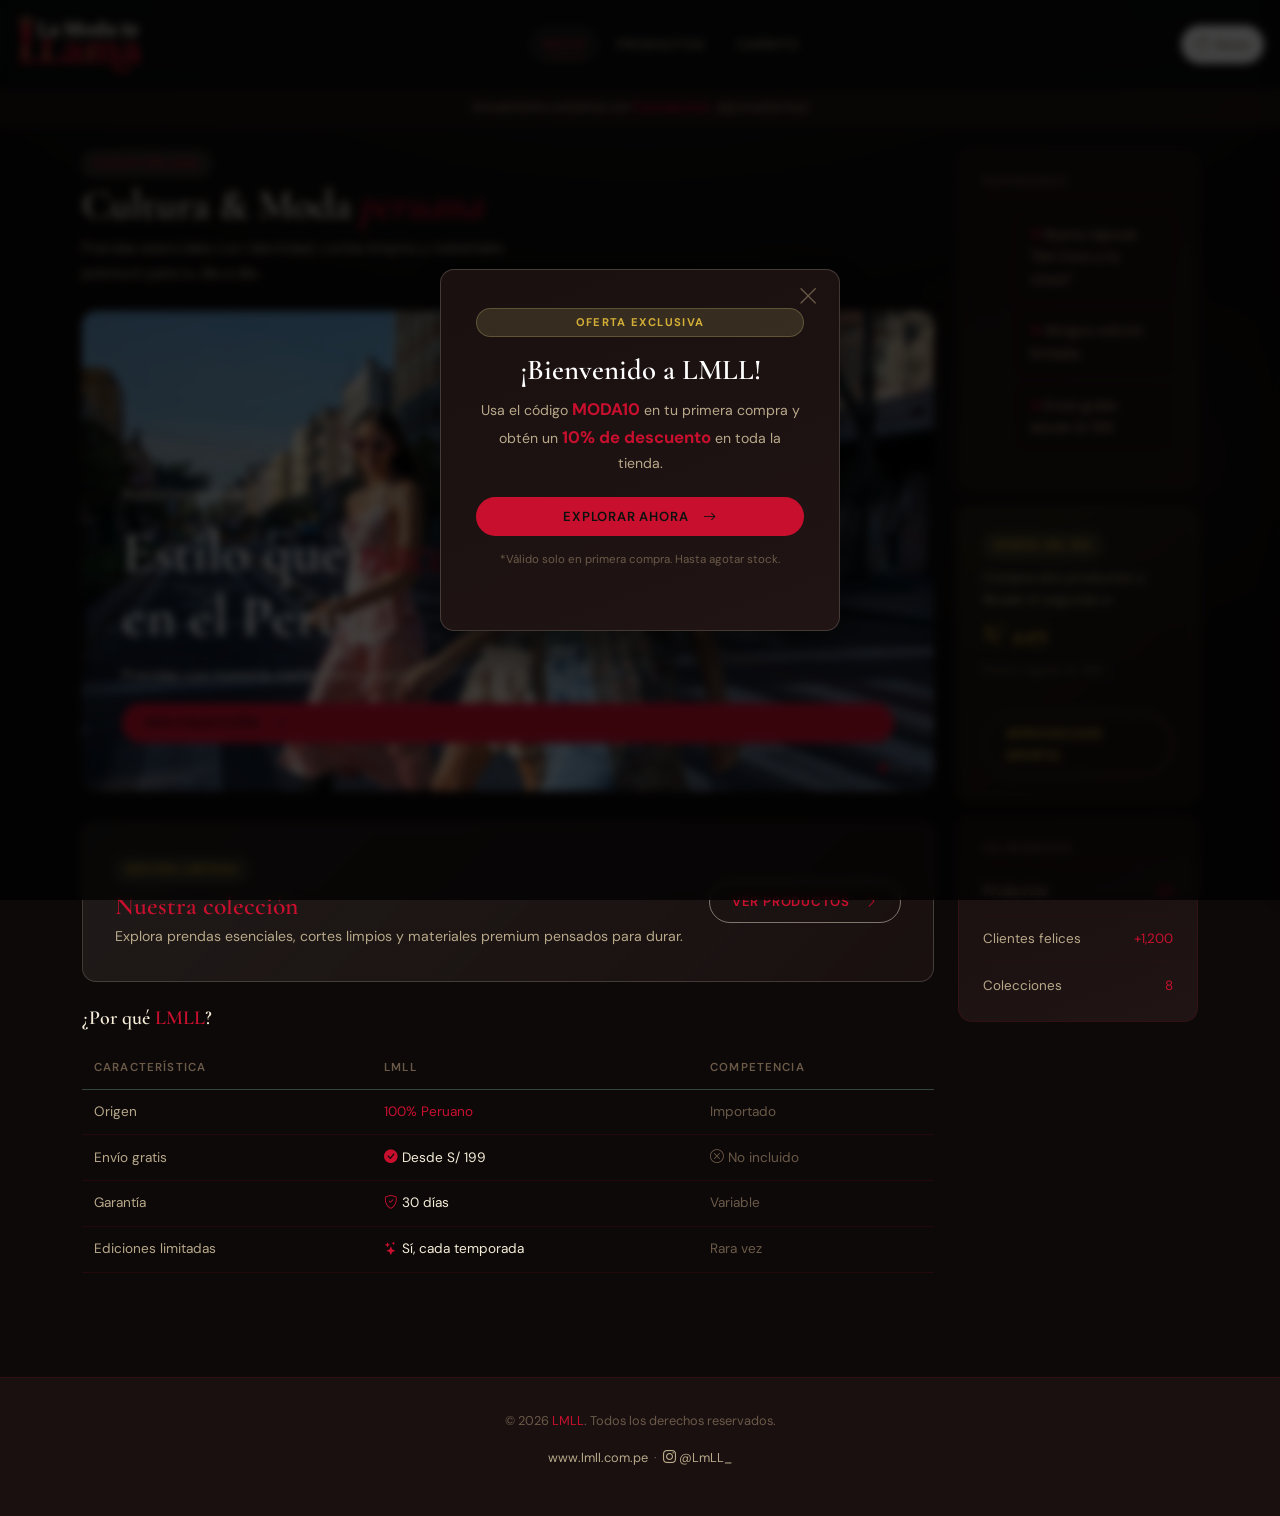
<file: src/main/resources/templates/index.html>
<!doctype html>
<html lang="es">
<head>
  <meta charset="utf-8">
  <meta name="viewport" content="width=device-width, initial-scale=1">
  <title>LMLL — La Moda te LLama</title>
  <meta name="description" content="Colecciones de moda peruana. Prendas premium, cortes limpios y estilo auténtico.">

  <!-- Google Fonts -->
  <link rel="preconnect" href="https://fonts.googleapis.com">
  <link rel="preconnect" href="https://fonts.gstatic.com" crossorigin>
  <link href="https://fonts.googleapis.com/css2?family=Cormorant+Garamond:ital,wght@0,400;0,600;1,400;1,600&family=DM+Sans:wght@400;500;600&display=swap" rel="stylesheet">

  <!-- Bootstrap 5.3 -->
  <link href="https://cdn.jsdelivr.net/npm/bootstrap@5.3.3/dist/css/bootstrap.min.css" rel="stylesheet">

  <!-- Bootstrap Icons -->
  <link href="https://cdn.jsdelivr.net/npm/bootstrap-icons@1.11.3/font/bootstrap-icons.min.css" rel="stylesheet">

  <!-- Estilos propios -->
  <link rel="stylesheet" href="/src/main/resources/static/css/styles.css">
</head>
<body>

<!-- ══════════════════════════════════════
     NAVBAR — Bootstrap responsive
══════════════════════════════════════ -->
<header class="site-header">
  <nav class="navbar navbar-expand-md w-100 px-3 py-2" aria-label="Navegación principal">

    <!-- Marca -->
    <a class="navbar-brand" href="index.html" aria-label="LMLL Inicio">
    <img src="/src/main/resources/static/img/logo.png" alt="La Moda te LLama" style="height: 63px; width: auto;">
    </a>

    <!-- Botón hamburguesa (mobile) -->
    <button class="navbar-toggler ms-auto me-2" type="button"
            data-bs-toggle="collapse" data-bs-target="#navMenu"
            aria-controls="navMenu" aria-expanded="false" aria-label="Abrir menú">
      <span class="navbar-toggler-icon"></span>
    </button>

    <!-- Links + acciones -->
    <div class="collapse navbar-collapse" id="navMenu">
      <ul class="site-nav navbar-nav mx-auto gap-1">
        <li class="nav-item"><a class="nav-link active" href="index.html">Inicio</a></li>
        <li class="nav-item"><a class="nav-link" href="productos.html">Productos</a></li>
        <li class="nav-item"><a class="nav-link" href="carrito.html">Carrito</a></li>
      </ul>

      <!-- Botón carrito -->
      <div class="d-flex align-items-center mt-2 mt-md-0">
        <button id="carrito-toggle" class="cart-btn" aria-label="Abrir carrito lateral">
          <i class="bi bi-bag" style="font-size:.95rem;"></i>
          <span>Bolsa</span>
          <span class="cart-badge" id="cart-count" style="display:none;">0</span>
        </button>
      </div>
    </div>

  </nav>
</header>

<!-- ══════════════════════════════════════
     TICKER — Texto dinámico anuncio
══════════════════════════════════════ -->
<div class="ticker-bar px-3" aria-live="polite" aria-label="Anuncio">
  <span id="texto-dinamico">Descubre la próxima generación de moda peruana.</span>
</div>

<!-- ══════════════════════════════════════
     CONTENIDO PRINCIPAL
══════════════════════════════════════ -->
<main>
  <div class="container py-4">
    <div class="blog-grid">

      <!-- ── COLUMNA PRINCIPAL ─────────────────── -->
      <section aria-label="Contenido principal">

        <!-- Eyebrow título página -->
        <div class="anim-1 mb-1">
          <span class="pill-tag pill-nuevo">Colección 2026</span>
        </div>
        <h1 class="display-font anim-1" style="font-size:clamp(1.8rem,4vw,2.6rem); font-weight:600; line-height:1.2; margin-bottom:.35rem;">
          Cultura &amp; Moda <em style="color:var(--brand);">peruana</em>
        </h1>
        <p class="text-muted-1 anim-2" style="font-size:.93rem; margin-bottom:1.6rem; max-width:480px;">
          Prendas esenciales con identidad, cortes limpios y materiales premium para tu día a día.
        </p>

        <!-- ── HERO / BANNER ──────────────────── -->
        <div class="hero anim-2" role="img" aria-label="Banner de colección LMLL">

          <!-- Imágenes del carrusel -->
          <img class="banner-image active"
               src="/src/main/resources/static/img/Imagen-mov-1.jpg"
               alt="Colección LMLL — Look 1"
               loading="eager">
          <img class="banner-image"
               src="/src/main/resources/static/img/Imagen-mov-2.PNG"
               alt="Colección LMLL — Look 2"
               loading="eager">
          <img class="banner-image"
               src="/src/main/resources/static/img/llama-a-la-moda.PNG"
               alt="La llama a la moda — Colección especial"
               loading="lazy">

          <!-- Overlay -->
          <div class="hero-overlay" aria-hidden="true"></div>

          <!-- Texto hero -->
          <div class="hero-body">
            <p class="hero-eyebrow">Nueva temporada</p>
            <h2 class="hero-title">Estilo que <em>nace</em><br>en el Perú</h2>
            <p class="hero-sub">Prendas con historia, cortes del presente.</p>
            <a href="productos.html" class="btn-lmll btn-primary-lmll">
              Ver colección &nbsp;<i class="bi bi-arrow-right"></i>
            </a>
          </div>

          <!-- Dots navegación -->
          <div class="banner-dots" aria-label="Slides del banner">
            <button class="banner-dot active" aria-label="Slide 1"></button>
            <button class="banner-dot" aria-label="Slide 2"></button>
            <button class="banner-dot" aria-label="Slide 3"></button>
          </div>

        </div><!-- /hero -->

        <!-- ── CARD OFERTA ────────────────────── -->
        <div class="card-oferta anim-3 mt-4 d-flex flex-column flex-sm-row align-items-sm-center gap-3">
          <div class="flex-grow-1">
            <span class="pill-tag pill-limitado mb-2 d-inline-block">Edición limitada</span>
            <h3 class="mb-1">Nuestra colección</h3>
            <p class="text-muted-1" style="font-size:.88rem; margin:0;">
              Explora prendas esenciales, cortes limpios y materiales premium pensados para durar.
            </p>
          </div>
          <a href="productos.html" class="btn-lmll btn-outline-lmll flex-shrink-0">
            Ver productos &nbsp;<i class="bi bi-chevron-right"></i>
          </a>
        </div>

        <!-- ── TABLA INFO ──────────────────────── -->
        <div class="anim-4 mt-4">
          <h2 class="display-font mb-3" style="font-size:1.25rem; font-weight:600;">
            ¿Por qué <span class="text-brand">LMLL</span>?
          </h2>
          <div class="table-responsive">
            <table class="table" style="--bs-table-bg: transparent; --bs-table-color: var(--txt); --bs-table-border-color: var(--border); font-size:.85rem;">
              <thead>
                <tr style="border-bottom: 1px solid rgba(168,255,216,.25);">
                  <th style="color:var(--txt-3); font-weight:600; font-size:.72rem; letter-spacing:.1em; text-transform:uppercase; padding:.75rem;">Característica</th>
                  <th style="color:var(--txt-3); font-weight:600; font-size:.72rem; letter-spacing:.1em; text-transform:uppercase; padding:.75rem;">LMLL</th>
                  <th style="color:var(--txt-3); font-weight:600; font-size:.72rem; letter-spacing:.1em; text-transform:uppercase; padding:.75rem;">Competencia</th>
                </tr>
              </thead>
              <tbody>
                <tr>
                  <td style="padding:.7rem .75rem; color:var(--txt-2);">Origen</td>
                  <td style="padding:.7rem .75rem;"><span class="text-brand fw-600">100% Peruano</span></td>
                  <td style="padding:.7rem .75rem; color:var(--txt-3);">Importado</td>
                </tr>
                <tr>
                  <td style="padding:.7rem .75rem; color:var(--txt-2);">Envío gratis</td>
                  <td style="padding:.7rem .75rem;"><i class="bi bi-check-circle-fill text-brand"></i> Desde S/ 199</td>
                  <td style="padding:.7rem .75rem; color:var(--txt-3);"><i class="bi bi-x-circle" style="color:var(--txt-3);"></i> No incluido</td>
                </tr>
                <tr>
                  <td style="padding:.7rem .75rem; color:var(--txt-2);">Garantía</td>
                  <td style="padding:.7rem .75rem;"><i class="bi bi-shield-check text-brand"></i> 30 días</td>
                  <td style="padding:.7rem .75rem; color:var(--txt-3);">Variable</td>
                </tr>
                <tr>
                  <td style="padding:.7rem .75rem; color:var(--txt-2);">Ediciones limitadas</td>
                  <td style="padding:.7rem .75rem;"><i class="bi bi-stars text-brand"></i> Sí, cada temporada</td>
                  <td style="padding:.7rem .75rem; color:var(--txt-3);">Rara vez</td>
                </tr>
              </tbody>
            </table>
          </div>
        </div>

      </section><!-- /columna principal -->

      <!-- ── SIDEBAR ──────────────────────────── -->
      <aside class="sidebar anim-3" aria-label="Novedades y ofertas">

        <!-- Card novedades -->
        <div class="card-lmll mb-3">
          <h2 class="sidebar-title">Novedades</h2>
          <ul class="lista-ofertas">
            <li>Nueva cápsula "Del Cono a tu closet"</li>
            <li>Abrigos edición limitada</li>
            <li>Envío gratis desde S/ 199</li>
          </ul>
        </div>

        <!-- Card mini-promo -->
        <div class="card-lmll" style="background: linear-gradient(135deg, rgba(212,200,122,.1), var(--panel)); border-color: rgba(212,200,122,.2);">
          <p class="pill-tag pill-limitado mb-2">Oferta del día</p>
          <p style="font-size:.85rem; color:var(--txt-2); margin-bottom:.5rem;">Compra dos productos y llévate el segundo a</p>
          <p class="text-gold display-font" style="font-size:1.6rem; font-weight:600; line-height:1;">
            S/ 449
          </p>
          <p style="font-size:.75rem; color:var(--txt-3); margin-top:.25rem;">Precio regular S/ 499</p>
          <a href="productos.html" class="btn-lmll btn-outline-lmll mt-3 w-100 justify-content-center" style="border-color:rgba(212,200,122,.4); color:var(--accent-2);">
            Aprovechar oferta
          </a>
        </div>

        <!-- Stats rápidos -->
        <div class="card-lmll mt-3">
          <h2 class="sidebar-title">En números</h2>
          <div class="d-flex flex-column gap-2 mt-1">
            <div class="d-flex justify-content-between align-items-center" style="font-size:.84rem;">
              <span class="text-muted-1">Productos</span>
              <span id="stat-productos" class="text-brand fw-600">—</span>
            </div>
            <hr class="divider my-1">
            <div class="d-flex justify-content-between align-items-center" style="font-size:.84rem;">
              <span class="text-muted-1">Clientes felices</span>
              <span class="text-brand fw-600">+1,200</span>
            </div>
            <hr class="divider my-1">
            <div class="d-flex justify-content-between align-items-center" style="font-size:.84rem;">
              <span class="text-muted-1">Colecciones</span>
              <span class="text-brand fw-600">8</span>
            </div>
          </div>
        </div>

      </aside>

    </div><!-- /blog-grid -->
  </div><!-- /container -->
</main>

<!-- ══════════════════════════════════════
     CARRITO LATERAL
══════════════════════════════════════ -->
<div class="carrito-overlay" id="carrito-overlay" aria-hidden="true"></div>

<aside id="carrito-panel" class="carrito-panel" style="right: -320px; transition: 0.3s;" aria-label="Carrito de compras" role="complementary">
  <div class="carrito-header">
    <h4><i class="bi bi-bag me-2"></i>Tu bolsa</h4>
    <button id="cerrar-carrito" class="close-btn" aria-label="Cerrar carrito">
      <i class="bi bi-x-lg"></i>
    </button>
  </div>

  <div class="carrito-items" id="carrito-items">
    <p style="font-size:.82rem; color:var(--txt-4); text-align:center; padding:1.5rem 0;">
      Tu bolsa está vacía.<br>¡Añade algo especial!
    </p>
  </div>

  <div class="carrito-footer">
    <div class="total-line">
      <span>Total</span>
      <strong>S/ <span id="carrito-total">0.00</span></strong>
    </div>
    <button id="carrito-ver" class="btn-lmll btn-primary-lmll w-100 justify-content-center" style="cursor:pointer; border:none; display:flex; align-items:center;">
      Ver carrito completo &nbsp;<i class="bi bi-arrow-right"></i>
    </button>
  </div>
</aside>

<!-- ══════════════════════════════════════
     MODAL PROMO
══════════════════════════════════════ -->
<div id="promo-modal" class="popupmodal" style="display:none;" role="dialog" aria-modal="true" aria-labelledby="modal-titulo">
  <div class="modal-content">
    <button id="close-modal" class="close-btn" aria-label="Cerrar oferta">
      <i class="bi bi-x-lg"></i>
    </button>
    <div class="badge-promo">Oferta exclusiva</div>
    <h3 id="modal-titulo">¡Bienvenido a LMLL!</h3>
    <p>
      Usa el código <span class="highlight">MODA10</span> en tu primera compra y obtén un
      <span class="highlight">10% de descuento</span> en toda la tienda.
    </p>
    <a href="productos.html" class="btn-lmll btn-primary-lmll w-100 justify-content-center">
      Explorar ahora &nbsp;<i class="bi bi-arrow-right"></i>
    </a>
    <p style="font-size:.72rem; color:var(--txt-3); margin-top:.85rem;">
      *Válido solo en primera compra. Hasta agotar stock.
    </p>
  </div>
</div>

<!-- ══════════════════════════════════════
     FOOTER
══════════════════════════════════════ -->
<footer class="footer">
  <p>&copy; 2026 <span class="text-brand">LMLL</span>. Todos los derechos reservados.</p>
  <p class="socials mt-1">
    <a href="#">www.lmll.com.pe</a>
    &nbsp;·&nbsp;
    <a href="#"><i class="bi bi-instagram"></i> @LmLL_</a>
  </p>
</footer>

<!-- Bootstrap JS -->
<script src="https://cdn.jsdelivr.net/npm/bootstrap@5.3.3/dist/js/bootstrap.bundle.min.js"></script>
<!-- Script propio -->
<script src="/src/main/resources/static/js/script.js"></script>

</body>
</html>
</file>
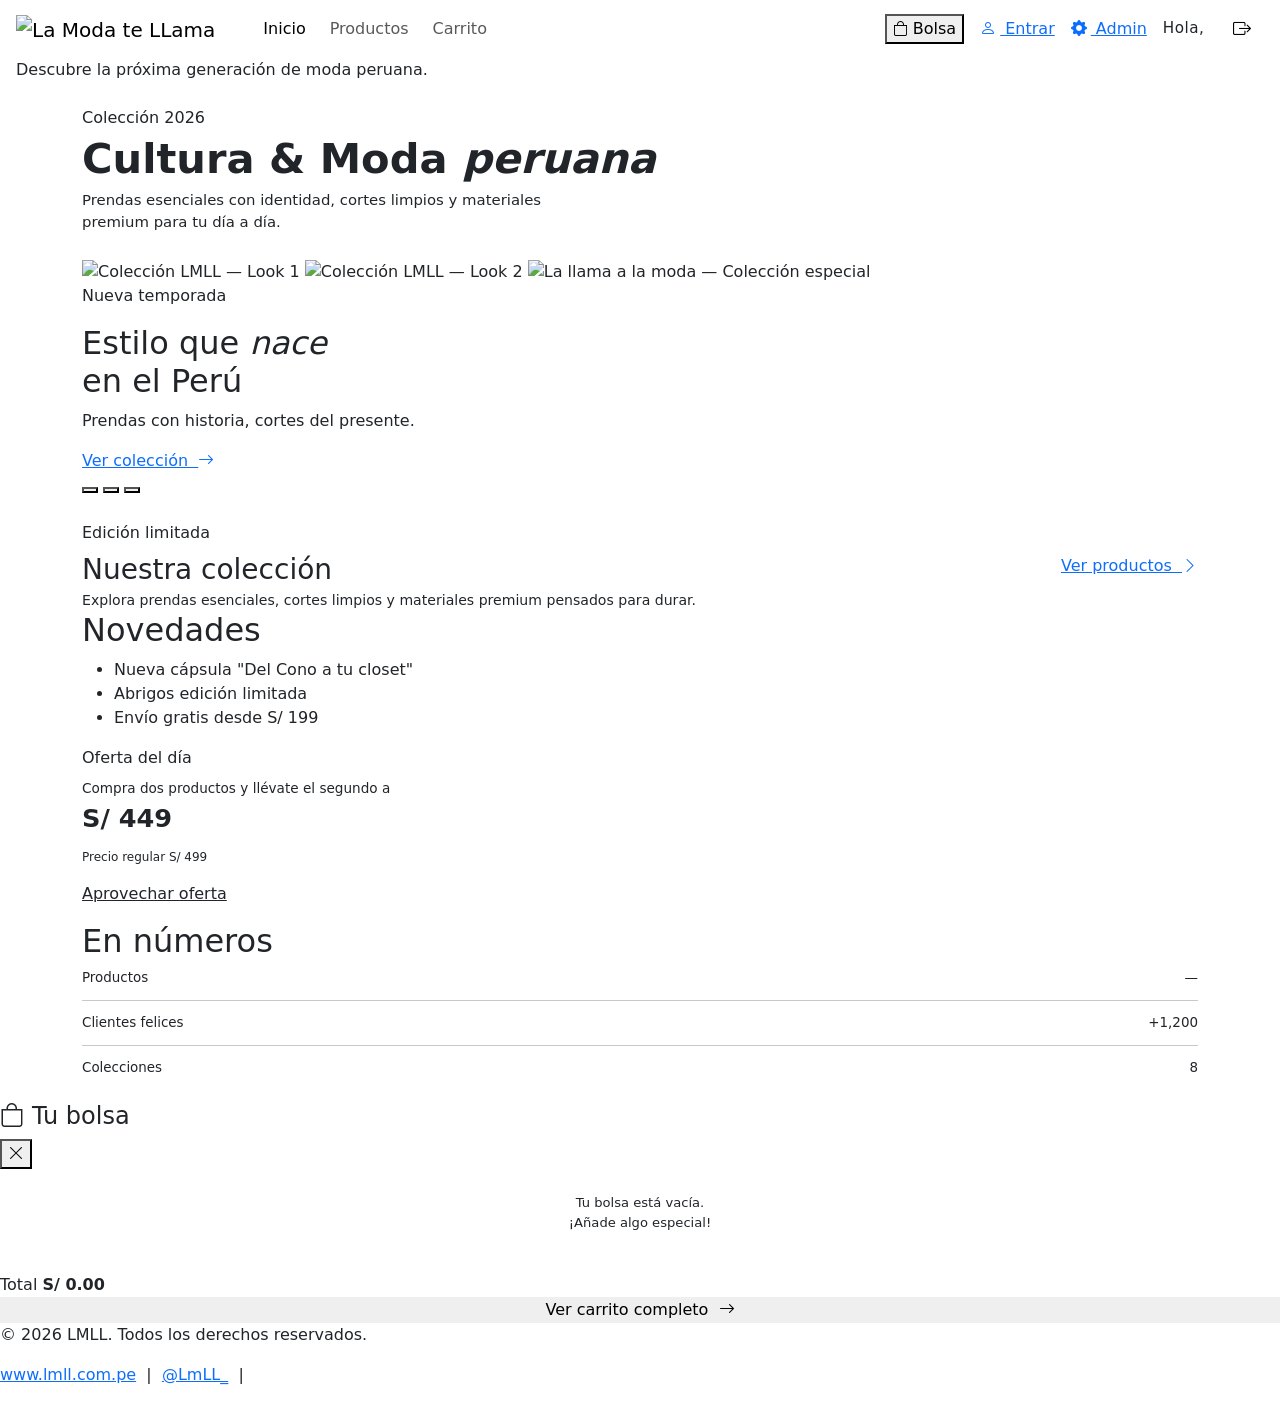
<file: proyectomdweb/src/main/resources/templates/index.html>
<!doctype html>
<html lang="es" xmlns:th="http://www.thymeleaf.org" xmlns:sec="http://www.thymeleaf.org/extras/spring-security">

  <head>
    <meta charset="utf-8" />
    <meta name="viewport" content="width=device-width, initial-scale=1" />
    <title>LMLL — La Moda te LLama</title>
    <meta name="description" content="Colecciones de moda peruana. Prendas premium, cortes limpios y estilo auténtico."/>

    <!-- Google Fonts -->
    <link rel="preconnect" href="https://fonts.googleapis.com" />
    <link rel="preconnect" href="https://fonts.gstatic.com" crossorigin />
    <link href="https://fonts.googleapis.com/css2?family=Cormorant+Garamond:ital,wght@0,400;0,600;1,400;1,600&family=DM+Sans:wght@400;500;600&display=swap"
      rel="stylesheet"/>

    <!-- Bootstrap 5.3 -->
    <link
      href="https://cdn.jsdelivr.net/npm/bootstrap@5.3.3/dist/css/bootstrap.min.css"
      rel="stylesheet"/>

    <!-- Bootstrap Icons -->
    <link
      href="https://cdn.jsdelivr.net/npm/bootstrap-icons@1.11.3/font/bootstrap-icons.min.css"
      rel="stylesheet"/>

    <!-- Estilos propios -->
    <link rel="stylesheet" th:href="@{/css/styles.css}" />
  </head>

  <body>
    <!-- =============================
         NAVBAR — Bootstrap responsive
         ============================= -->
    <header class="site-header">
      <nav
        class="navbar navbar-expand-md w-100 px-3 py-2"
        aria-label="Navegación principal"
      >
        <!-- Marca -->
        <a class="navbar-brand" th:href="@{/}" aria-label="LMLL Inicio">
          <img
            th:src="@{/img/logo.png}"
            alt="La Moda te LLama"
            style="height: 63px; width: auto"
          />
        </a>

        <!-- Botón hamburguesa (Celular) -->
        <button
          class="navbar-toggler ms-auto me-2"
          type="button"
          data-bs-toggle="collapse"
          data-bs-target="#navMenu"
          aria-controls="navMenu"
          aria-expanded="false"
          aria-label="Abrir menú"
        >
          <span class="navbar-toggler-icon"></span>
        </button>

        <!-- Links + acciones -->
        <div class="collapse navbar-collapse" id="navMenu">
          <ul class="site-nav navbar-nav me-auto ms-4 gap-2">
            <li class="nav-item">
              <a class="nav-link active" th:href="@{/}">Inicio</a>
            </li>
            <li class="nav-item">
              <a class="nav-link" th:href="@{/productos}">Productos</a>
            </li>
            <li class="nav-item">
              <a class="nav-link" th:href="@{/carrito}">Carrito</a>
            </li>
          </ul>

          <div class="d-flex align-items-center mt-2 mt-md-0 gap-3">
            
            <button
              id="carrito-toggle"
              class="cart-btn"
              aria-label="Abrir carrito lateral"
            >
              <i class="bi bi-bag" style="font-size: 0.95rem"></i>
              <span>Bolsa</span>
              <span class="cart-badge" id="cart-count" style="display: none"></span>
            </button>
            
            <a sec:authorize="isAnonymous()" th:href="@{/auth/login}" class="btn-lmll btn-outline-lmll">
              <i class="bi bi-person me-1"></i> Entrar
            </a>

            <a sec:authorize="hasRole('ADMIN')" th:href="@{/admin/dashboard}" class="btn-lmll btn-primary-lmll">
              <i class="bi bi-gear-fill me-1"></i> Admin
            </a>

            <div sec:authorize="isAuthenticated()" class="d-flex align-items-center gap-3">
              <span class="text-muted-1 display-font" style="font-size: 0.95rem; letter-spacing: 0.5px;">
                Hola, <strong style="color: var(--txt);" sec:authentication="name"></strong>
              </span>
              
              <a th:href="@{/auth/logout}" class="btn-lmll" style="background-color: #ffffff; color: #000000; border: none; padding: 0.45rem 0.8rem;" title="Cerrar Sesión">
                <i class="bi bi-box-arrow-right m-0" style="font-size: 1.1rem;"></i>
              </a>
            </div>

          </div>
        </div>
      </nav>
    </header>

    <!-- ===============================
         TICKER — Texto dinámico anuncio
         =============================== -->
    <div class="ticker-bar px-3" aria-live="polite" aria-label="Anuncio">
      <span id="texto-dinamico"
        >Descubre la próxima generación de moda peruana.</span
      >
    </div>

    <!-- ===================
         CONTENIDO PRINCIPAL
         =================== -->
    <main>
      <div class="container py-4">
        <div class="blog-grid">
          <!-- Columna Principal -->
          <section aria-label="Contenido principal">
            <!-- título página -->
            <div class="anim-1 mb-1">
              <span class="pill-tag pill-nuevo">Colección 2026</span>
            </div>
            <h1
              class="display-font anim-1"
              style="
                font-size: clamp(1.8rem, 4vw, 2.6rem);
                font-weight: 600;
                line-height: 1.2;
                margin-bottom: 0.35rem;
              "
            >
              Cultura &amp; Moda <em style="color: var(--brand)">peruana</em>
            </h1>
            <p
              class="text-muted-1 anim-2"
              style="
                font-size: 0.93rem;
                margin-bottom: 1.6rem;
                max-width: 480px;
              "
            >
              Prendas esenciales con identidad, cortes limpios y materiales
              premium para tu día a día.
            </p>

            <!-- ================================= 
                 HERO / BANNER (Imagenes Carrusel)
                 ================================= -->
            <div
              class="hero anim-2"
              role="img"
              aria-label="Banner de colección LMLL"
            >
              <!-- Imágenes del carrusel -->
              <img
                class="banner-image active"
                th:src="@{/img/Imagen-mov-1.jpg}"
                alt="Colección LMLL — Look 1"
                loading="eager"
              />
              <img
                class="banner-image"
                th:src="@{/img/Imagen-mov-2.PNG}"
                alt="Colección LMLL — Look 2"
                loading="eager"
              />
              <img
                class="banner-image"
                th:src="@{/img/llama-a-la-moda.PNG}"
                alt="La llama a la moda — Colección especial"
                loading="lazy"
              />

              <!-- Overlay -->
              <div class="hero-overlay" aria-hidden="true"></div>

              <!-- Texto hero -->
              <div class="hero-body">
                <p class="hero-eyebrow">Nueva temporada</p>
                <h2 class="hero-title">
                  Estilo que <em>nace</em><br />en el Perú
                </h2>
                <p class="hero-sub">
                  Prendas con historia, cortes del presente.
                </p>
                <a th:href="@{/productos}" class="btn-lmll btn-primary-lmll">
                  Ver colección &nbsp;<i class="bi bi-arrow-right"></i>
                </a>
              </div>

              <!-- Dots navegación -->
              <div class="banner-dots" aria-label="Slides del banner">
                <button class="banner-dot active" aria-label="Slide 1"></button>
                <button class="banner-dot" aria-label="Slide 2"></button>
                <button class="banner-dot" aria-label="Slide 3"></button>
              </div>
            </div>

            <!-- ===========
                 CARD OFERTA 
                 =========== -->
            <div
              class="card-oferta anim-3 mt-4 d-flex flex-column flex-sm-row align-items-sm-center gap-3"
            >
              <div class="flex-grow-1">
                <span class="pill-tag pill-limitado mb-2 d-inline-block"
                  >Edición limitada</span
                >
                <h3 class="mb-1">Nuestra colección</h3>
                <p class="text-muted-1" style="font-size: 0.88rem; margin: 0">
                  Explora prendas esenciales, cortes limpios y materiales
                  premium pensados para durar.
                </p>
              </div>
              <a
                href="productos.html"
                class="btn-lmll btn-outline-lmll flex-shrink-0"
              >
                Ver productos &nbsp;<i class="bi bi-chevron-right"></i>
              </a>
            </div>
          </section>
          <!-- /columna principal -->

          <!-- =======
               SIDEBAR
               ======= -->
          <aside class="sidebar anim-3" aria-label="Novedades y ofertas">
            <!-- Card novedades -->
            <div class="card-lmll mb-3">
              <h2 class="sidebar-title">Novedades</h2>
              <ul class="lista-ofertas">
                <li>Nueva cápsula "Del Cono a tu closet"</li>
                <li>Abrigos edición limitada</li>
                <li>Envío gratis desde S/ 199</li>
              </ul>
            </div>

            <!-- Card mini-promo -->
            <div
              class="card-lmll"
              style="
                background: linear-gradient(
                  135deg,
                  rgba(212, 200, 122, 0.1),
                  var(--panel)
                );
                border-color: rgba(212, 200, 122, 0.2);
              "
            >
              <p class="pill-tag pill-limitado mb-2">Oferta del día</p>
              <p
                style="
                  font-size: 0.85rem;
                  color: var(--txt-2);
                  margin-bottom: 0.5rem;
                "
              >
                Compra dos productos y llévate el segundo a
              </p>
              <p
                class="text-gold display-font"
                style="font-size: 1.6rem; font-weight: 600; line-height: 1"
              >
                S/ 449
              </p>
              <p
                style="
                  font-size: 0.75rem;
                  color: var(--txt-3);
                  margin-top: 0.25rem;
                "
              >
                Precio regular S/ 499
              </p>
              <a
                href="productos.html"
                class="btn-lmll btn-outline-lmll mt-3 w-100 justify-content-center"
                style="
                  border-color: rgba(212, 200, 122, 0.4);
                  color: var(--accent-2);
                "
              >
                Aprovechar oferta
              </a>
            </div>

            <!-- Stats rapidas -->
            <div class="card-lmll mt-3">
              <h2 class="sidebar-title">En números</h2>
              <div class="d-flex flex-column gap-2 mt-1">
                <div
                  class="d-flex justify-content-between align-items-center"
                  style="font-size: 0.84rem"
                >
                  <span class="text-muted-1">Productos</span>
                  <span id="stat-productos" class="text-brand fw-600">—</span>
                </div>
                <hr class="divider my-1" />
                <div
                  class="d-flex justify-content-between align-items-center"
                  style="font-size: 0.84rem"
                >
                  <span class="text-muted-1">Clientes felices</span>
                  <span class="text-brand fw-600">+1,200</span>
                </div>
                <hr class="divider my-1" />
                <div
                  class="d-flex justify-content-between align-items-center"
                  style="font-size: 0.84rem"
                >
                  <span class="text-muted-1">Colecciones</span>
                  <span class="text-brand fw-600">8</span>
                </div>
              </div>
            </div>
          </aside>
        </div>
      </div>
    </main>

    <!-- ===============
         CARRITO LATERAL
         =============== -->
    <div class="carrito-overlay" id="carrito-overlay" aria-hidden="true"></div>

    <aside
      id="carrito-panel"
      class="carrito-panel"
      style="right: -320px; transition: 0.3s"
      aria-label="Carrito de compras"
      role="complementary"
    >
      <div class="carrito-header">
        <h4><i class="bi bi-bag me-2"></i>Tu bolsa</h4>
        <button
          id="cerrar-carrito"
          class="close-btn"
          aria-label="Cerrar carrito"
        >
          <i class="bi bi-x-lg"></i>
        </button>
      </div>

      <div class="carrito-items" id="carrito-items">
        <p
          style="
            font-size: 0.82rem;
            color: var(--txt-4);
            text-align: center;
            padding: 1.5rem 0;
          "
        >
          Tu bolsa está vacía.<br />¡Añade algo especial!
        </p>
      </div>

      <div class="carrito-footer">
        <div class="total-line">
          <span>Total</span>
          <strong>S/ <span id="carrito-total">0.00</span></strong>
        </div>
        <button
          id="carrito-ver"
          class="btn-lmll btn-primary-lmll w-100 justify-content-center"
          style="
            cursor: pointer;
            border: none;
            display: flex;
            align-items: center;
          "
        >
          Ver carrito completo &nbsp;<i class="bi bi-arrow-right"></i>
        </button>
      </div>
    </aside>

    <!-- ===========
         MODAL PROMO
         =========== -->
    <div
      id="promo-modal"
      class="popupmodal"
      style="display: none"
      role="dialog"
      aria-modal="true"
      aria-labelledby="modal-titulo"
    >
      <div class="modal-content">
        <button id="close-modal" class="close-btn" aria-label="Cerrar oferta">
          <i class="bi bi-x-lg"></i>
        </button>
        <div class="badge-promo">Oferta exclusiva</div>
        <h3 id="modal-titulo">¡Bienvenido a LMLL!</h3>
        <p>
          Usa el código <span class="highlight">MODA10</span> en tu primera
          compra y obtén un <span class="highlight">10% de descuento</span> en
          toda la tienda.
        </p>
        <a
          href="productos.html"
          class="btn-lmll btn-primary-lmll w-100 justify-content-center"
        >
          Explorar ahora &nbsp;<i class="bi bi-arrow-right"></i>
        </a>
        <p style="font-size: 0.72rem; color: var(--txt-3); margin-top: 0.85rem">
          *Válido solo en primera compra. Hasta agotar stock.
        </p>
      </div>
    </div>

    <!-- =============
         PIE DE PAGINA
         ============= -->
    <footer class="footer">
      <p>&copy; 2026 LMLL. Todos los derechos reservados.</p>
      <p class="socials">
        <a href="#">www.lmll.com.pe</a> &nbsp;|&nbsp;
        <a href="#">@LmLL_</a> &nbsp;|&nbsp;
      </p>
    </footer>

    <!-- Bootstrap JS -->
    <script src="https://cdn.jsdelivr.net/npm/bootstrap@5.3.3/dist/js/bootstrap.bundle.min.js"></script>
    <!-- Script propio (Conectado mediante Thymyleaf)-->
    <script th:src="@{/js/script.js}"></script>
  </body>
</html>
</file>
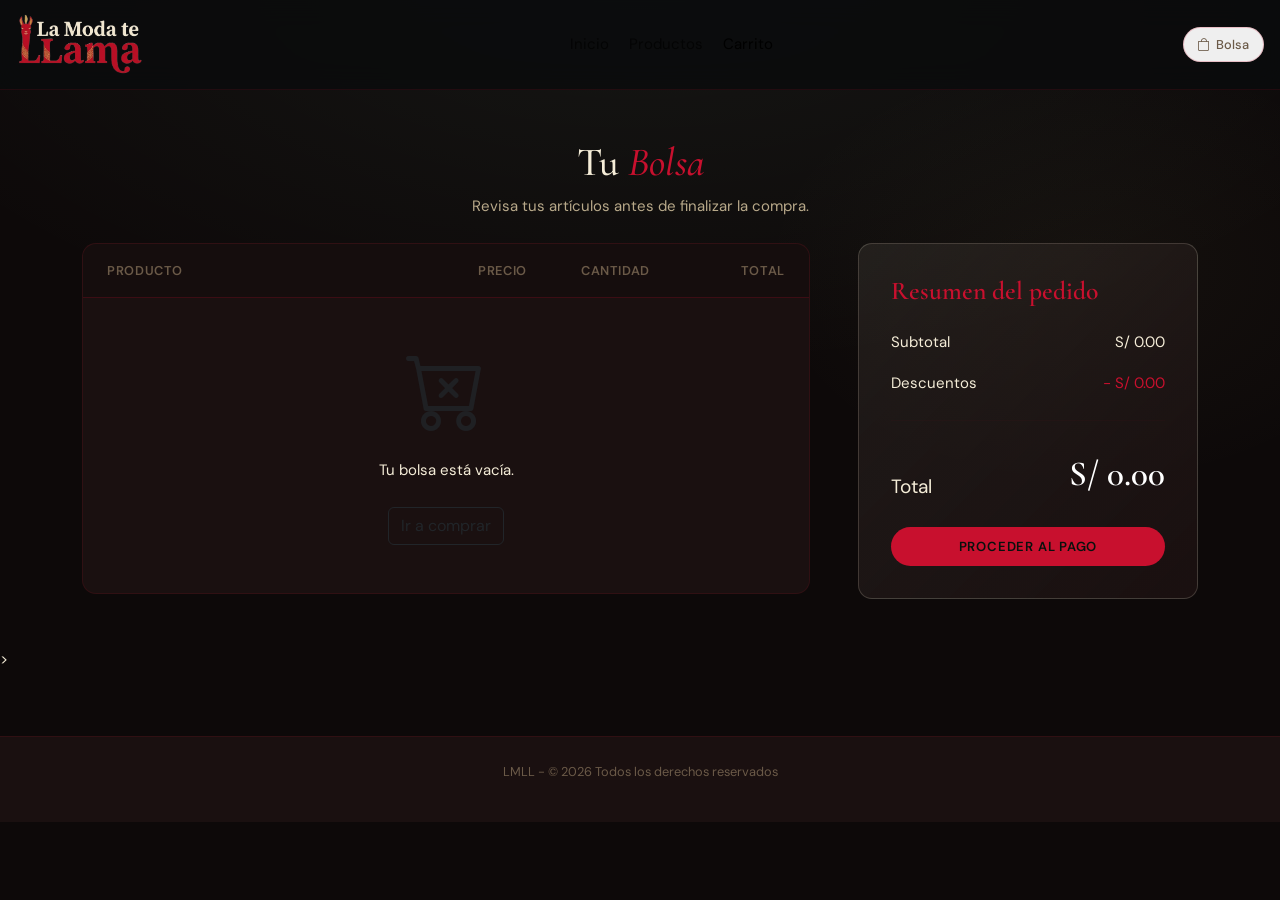
<file: src/main/resources/templates/carrito.html>
<!doctype html>
<html lang="es">
<head>
    <meta charset="utf-8">
    <meta name="viewport" content="width=device-width, initial-scale=1">
    <title>LMLL — La Moda te LLama</title>
    <link href="https://fonts.googleapis.com/css2?family=Cormorant+Garamond:wght@400;600&family=DM+Sans:wght@400;500;600&display=swap" rel="stylesheet">
    <link href="https://cdn.jsdelivr.net/npm/bootstrap@5.3.3/dist/css/bootstrap.min.css" rel="stylesheet">
    <link href="https://cdn.jsdelivr.net/npm/bootstrap-icons@1.11.3/font/bootstrap-icons.min.css" rel="stylesheet">
    <link rel="stylesheet" href="/src/main/resources/static/css/styles.css">
</head>
<body>
<!------HEADER-------->
<header class="site-header">
    <nav class="navbar navbar-expand-md w-100 px-3 py-2">
        <a class="navbar-brand" href="index.html">
            <img src="/src/main/resources/static/img/logo.png" alt="LMLL" style="height: 63px;">
        </a>
        <button class="navbar-toggler ms-auto" type="button" data-bs-toggle="collapse" data-bs-target="#navMenu">
            <span class="navbar-toggler-icon"></span>
        </button>
        <div class="collapse navbar-collapse" id="navMenu">
            <ul class="navbar-nav mx-auto gap-1">
                <li class="nav-item"><a class="nav-link" href="index.html">Inicio</a></li>
                <li class="nav-item"><a class="nav-link" href="productos.html">Productos</a></li>
                <li class="nav-item"><a class="nav-link active" href="carrito.html">Carrito</a></li>
            </ul>
            <button id="carrito-toggle" class="cart-btn btn-static-1">
                <i class="bi bi-bag"></i> <span>Bolsa</span>
            </button>
        </div>
    </nav>
</header>
<!------BODY-------->
<main class="py-5">
    <div class="container">
        <div class="anim-1 mb-4 text-center">
            <h1 class="display-font">Tu <em style="color:var(--brand);">Bolsa</em></h1>
            <p class="text-muted-1">Revisa tus artículos antes de finalizar la compra.</p>
        </div>

        <div class="row g-5">
            <div class="col-lg-8">
                <div class="carrito-full-container">
                    <div class="carrito-full-header d-none d-md-flex">
                        <div class="col-6">Producto</div>
                        <div class="col-2 text-center">Precio</div>
                        <div class="col-2 text-center">Cantidad</div>
                        <div class="col-2 text-end">Total</div>
                    </div>

                    <div id="cart-items-list">
                        </div>
                </div>
            </div>

            <div class="col-lg-4">
                <div class="card-oferta">
                    <h3 class="mb-4">Resumen del pedido</h3>
                    <div class="d-flex justify-content-between mb-3">
                        <span>Subtotal</span>
                        <span id="resumen-subtotal">S/ 0.00</span>
                    </div>
                    <div class="d-flex justify-content-between mb-4">
                        <span>Descuentos</span>
                        <span class="text-brand">- S/ 0.00</span>
                    </div>
                    <hr class="divider">
                    <div class="d-flex justify-content-between align-items-end mt-2 mb-4">
                        <span style="font-size: 1.2rem;">Total</span>
                        <span class="display-font text-white" style="font-size: 2.2rem; font-weight: 600;">
                            S/ <span id="resumen-total">0.00</span>
                        </span>
                    </div>
                    <a href="pago.html" id="btn-proceder-pago" class="btn-lmll btn-primary-lmll w-100 justify-content-center">Proceder al Pago</a>
                </div>
            </div>
        </div>
    </div>
</main>
<!-----------FOOTER------->>
<footer class="footer py-4 text-center">
    <p>LMLL - &copy; 2026 Todos los derechos reservados</p>
</footer>

<div class="modal fade" id="deleteModal" tabindex="-1" aria-hidden="true">
    <div class="modal-dialog modal-dialog-centered">
        <div class="modal-content bg-dark text-white border-secondary">
            <div class="modal-header border-secondary">
                <h5 class="modal-title">¿Quitar de la bolsa?</h5>
                <button type="button" class="btn-close btn-close-white" data-bs-dismiss="modal"></button>
            </div>
            <div class="modal-body">
                <p>¿Estás seguro de que deseas eliminar este artículo?</p>
            </div>
            <div class="modal-footer border-secondary">
                <button type="button" class="btn btn-secondary" data-bs-dismiss="modal">Cancelar</button>
                <button type="button" id="confirmDelete" class="btn btn-danger">Sí, eliminar</button>
            </div>
        </div>
    </div>
</div>

<script src="https://cdn.jsdelivr.net/npm/bootstrap@5.3.3/dist/js/bootstrap.bundle.min.js"></script>
<script src="/src/main/resources/static/js/carrito.js"></script>
</body>
</html>
</file>
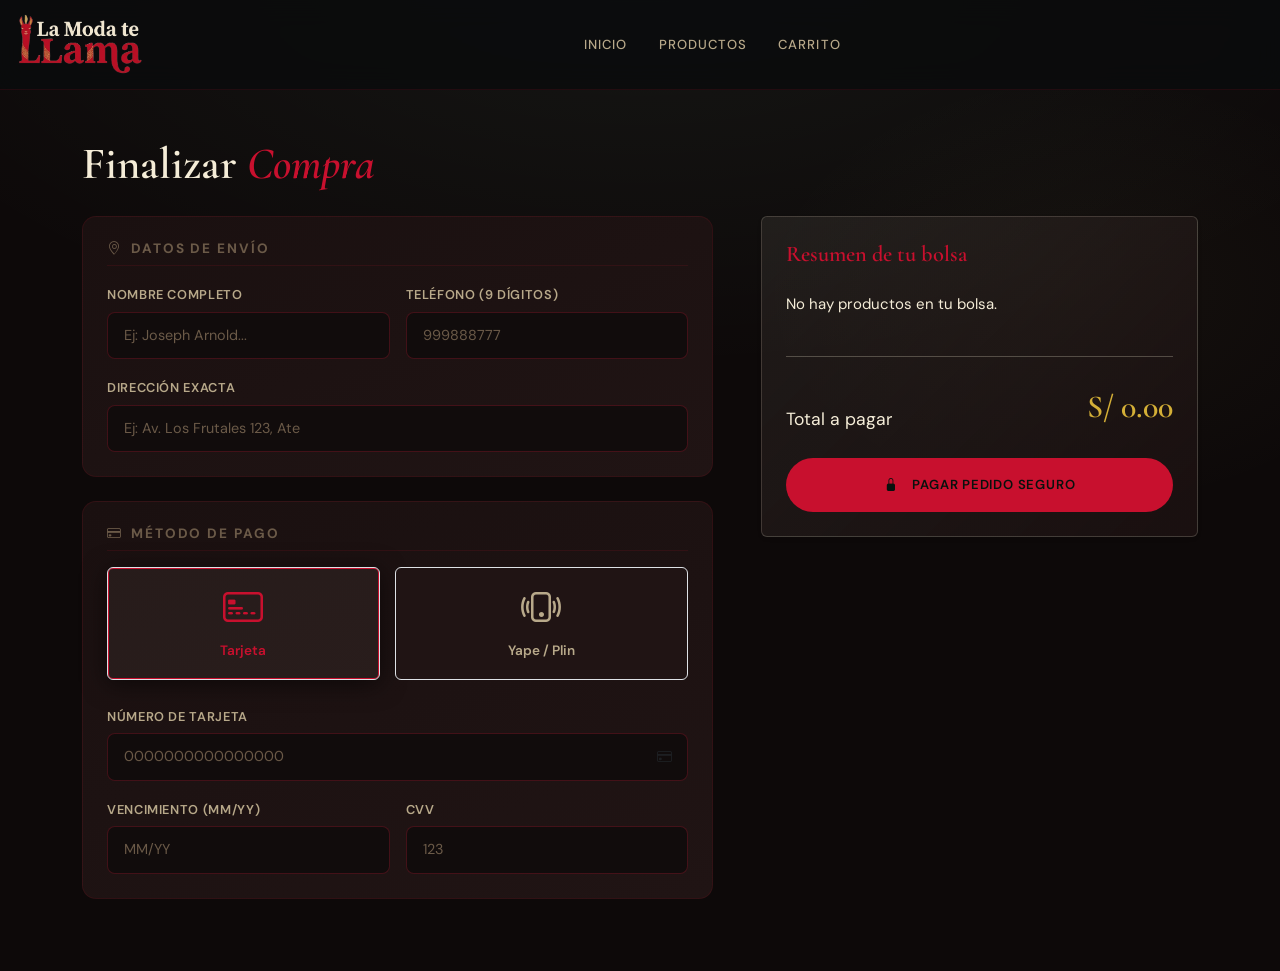
<file: src/main/resources/templates/pago.html>
<!doctype html>
<html lang="es">
<head>
  <meta charset="utf-8">
  <meta name="viewport" content="width=device-width, initial-scale=1">
  <title>LMLL — La Moda te LLama</title>
  
  <link rel="preconnect" href="https://fonts.googleapis.com">
  <link rel="preconnect" href="https://fonts.gstatic.com" crossorigin>
  <link href="https://fonts.googleapis.com/css2?family=Cormorant+Garamond:ital,wght@0,400;0,600;1,400;1,600&family=DM+Sans:wght@400;500;600&display=swap" rel="stylesheet">

  <link href="https://cdn.jsdelivr.net/npm/bootstrap@5.3.3/dist/css/bootstrap.min.css" rel="stylesheet">
  <link href="https://cdn.jsdelivr.net/npm/bootstrap-icons@1.11.3/font/bootstrap-icons.min.css" rel="stylesheet">
  <link rel="stylesheet" href="/src/main/resources/static/css/styles.css">
</head>
<body>

  <!------HEADER -----> 
<header class="site-header">
  <nav class="navbar navbar-expand-md w-100 px-3 py-2">
    <a class="navbar-brand" href="index.html">
      <img src="/src/main/resources/static/img/logo.png" alt="La Moda te LLama" style="height: 63px; width: auto;">
    </a>
    <button class="navbar-toggler ms-auto me-2" type="button" data-bs-toggle="collapse" data-bs-target="#navMenu">
      <span class="navbar-toggler-icon"></span>
    </button>
    <div class="collapse navbar-collapse" id="navMenu">
      <ul class="site-nav navbar-nav mx-auto gap-1">
        <li class="nav-item"><a class="nav-link" href="index.html">Inicio</a></li>
        <li class="nav-item"><a class="nav-link" href="productos.html">Productos</a></li>
        <li class="nav-item"><a class="nav-link" href="carrito.html">Carrito</a></li>
      </ul>
    </div>
  </nav>
</header>

  <!------BODY -----> 
<main class="py-5">
  <div class="container">
    <div class="anim-1 mb-4">
      <h1 class="display-font" style="font-size: clamp(2rem, 4vw, 2.8rem); font-weight: 600;">
        Finalizar <em style="color:var(--brand);">Compra</em>
      </h1>
    </div>

    <div class="row g-5 align-items-start">
      <div class="col-lg-7 anim-2">
        <form id="checkout-form" class="needs-validation" novalidate>
          
          <div class="card-lmll mb-4 form-section">
            <h2 class="sidebar-title mb-3" style="font-size: .85rem;"><i class="bi bi-geo-alt me-2"></i>Datos de Envío</h2>
            <div class="row g-3">
              <div class="col-md-6">
                <label class="form-label-lmll">Nombre completo</label>
                <input type="text" class="form-control form-input-lmll" placeholder="Ej: Joseph Arnold..." required>
                <div class="invalid-feedback">El nombre es obligatorio.</div>
              </div>
              <div class="col-md-6">
                <label class="form-label-lmll">Teléfono (9 dígitos)</label>
                <input type="tel" class="form-control form-input-lmll" placeholder="999888777" maxlength="9" required pattern="[0-9]{9}" oninput="this.value = this.value.replace(/[^0-9]/g, '')">
                <div class="invalid-feedback">Ingresa un número válido de 9 dígitos.</div>
              </div>
              <div class="col-12">
                <label class="form-label-lmll">Dirección exacta</label>
                <input type="text" class="form-control form-input-lmll" placeholder="Ej: Av. Los Frutales 123, Ate" required>
                <div class="invalid-feedback">La dirección es obligatoria.</div>
              </div>
            </div>
          </div>

          <div class="card-lmll mb-4 form-section">
            <h2 class="sidebar-title mb-3" style="font-size: .85rem;"><i class="bi bi-credit-card me-2"></i>Método de Pago</h2>
            
            <div class="payment-methods-grid mb-4" style="display: flex; gap: 15px;">
              <label class="payment-card flex-fill">
                <input type="radio" name="payment_method" value="card" checked>
                <div class="payment-card-content p-3 border rounded text-center">
                  <i class="bi bi-credit-card-2-front display-6 mb-2 d-block"></i>
                  <span>Tarjeta</span>
                </div>
              </label>
              <label class="payment-card flex-fill">
                <input type="radio" name="payment_method" value="wallet">
                <div class="payment-card-content p-3 border rounded text-center">
                  <i class="bi bi-phone-vibrate display-6 mb-2 d-block"></i>
                  <span>Yape / Plin</span>
                </div>
              </label>
            </div>

            <div id="card-details" class="row g-3">
              <div class="col-12">
                <label class="form-label-lmll">Número de Tarjeta</label>
                <div class="position-relative">
                  <input type="text" class="form-control form-input-lmll pe-5" placeholder="0000000000000000" maxlength="16" required pattern="[0-9]{16}">
                  <i class="bi bi-credit-card position-absolute top-50 end-0 translate-middle-y me-3 text-muted"></i>
                </div>
              </div>
              <div class="col-6">
                <label class="form-label-lmll">Vencimiento (MM/YY)</label>
                <input type="text" class="form-control form-input-lmll" id="input-venc" placeholder="MM/YY" maxlength="5" required>
              </div>
              <div class="col-6">
                <label class="form-label-lmll">CVV</label>
                <input type="password" class="form-control form-input-lmll" placeholder="123" maxlength="3" required>
              </div>
            </div>

            <div id="wallet-details" class="mt-3 d-none">
                <div class="alert alert-info">
                    Al finalizar, se mostrará un código QR para completar tu pago con Yape o Plin.
                </div>
            </div>
          </div>
        </form>
      </div>

      <div class="col-lg-5 anim-3">
        <div class="card-oferta sticky-summary p-4 shadow-sm rounded">
          <h3 class="mb-4" style="font-size: 1.4rem;">Resumen de tu bolsa</h3>
          
          <div id="pago-productos-lista" class="mb-4" style="max-height: 300px; overflow-y: auto;">
            </div>

          <hr>

          <div class="d-flex justify-content-between align-items-end mt-4 mb-4">
            <span style="font-size: 1.1rem;">Total a pagar</span>
            <span class="display-font" style="font-size: 2rem; font-weight: 600; color: var(--accent-2);">S/ <span id="pago-total">0.00</span></span>
          </div>

          <button type="submit" form="checkout-form" class="btn-lmll btn-primary-lmll w-100 justify-content-center py-3">
            <i class="bi bi-lock-fill me-2"></i> Pagar Pedido Seguro
          </button>
        </div>
      </div>
    </div>
  </div>
</main>

<script src="https://cdn.jsdelivr.net/npm/bootstrap@5.3.3/dist/js/bootstrap.bundle.min.js"></script>
<script src="/src/main/resources/static/js/pago.js"></script>
</body>
</html>
</file>
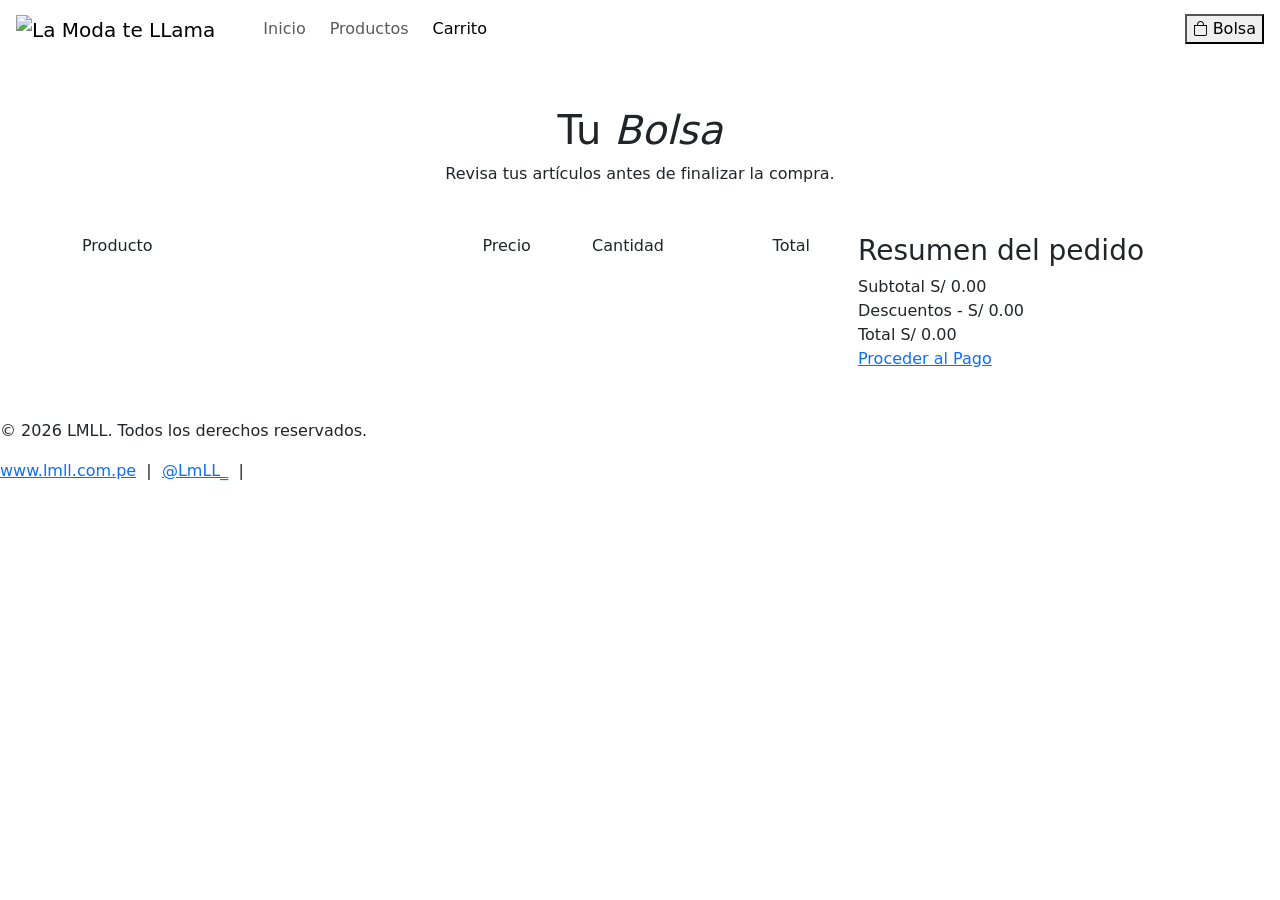
<file: proyectomdweb/src/main/resources/templates/carrito.html>
<!doctype html>
<html lang="es" xmlns:th="http://www.thymeleaf.org">

  <head>
    <meta charset="utf-8" />
    <meta name="viewport" content="width=device-width, initial-scale=1" />
    <title>LMLL — La Moda te LLama</title>
    <meta name="description" content="Colecciones de moda peruana. Prendas premium, cortes limpios y estilo auténtico."/>

    <!-- Google Fonts -->
    <link rel="preconnect" href="https://fonts.googleapis.com" />
    <link rel="preconnect" href="https://fonts.gstatic.com" crossorigin />
    <link href="https://fonts.googleapis.com/css2?family=Cormorant+Garamond:ital,wght@0,400;0,600;1,400;1,600&family=DM+Sans:wght@400;500;600&display=swap"
      rel="stylesheet"/>

    <!-- Bootstrap 5.3 -->
    <link
      href="https://cdn.jsdelivr.net/npm/bootstrap@5.3.3/dist/css/bootstrap.min.css"
      rel="stylesheet"/>

    <!-- Bootstrap Icons -->
    <link
      href="https://cdn.jsdelivr.net/npm/bootstrap-icons@1.11.3/font/bootstrap-icons.min.css"
      rel="stylesheet"/>

    <!-- Estilos propios -->
    <link rel="stylesheet" th:href="@{/css/styles.css}" />
  </head>

  <body>
    <!-- =============================
         NAVBAR — Bootstrap responsive
         ============================= -->
    <header class="site-header">
      <nav
        class="navbar navbar-expand-md w-100 px-3 py-2"
        aria-label="Navegación principal"
      >
        <!-- Marca -->
        <a class="navbar-brand" th:href="@{/}" aria-label="LMLL Inicio">
          <img
            th:src="@{/img/logo.png}"
            alt="La Moda te LLama"
            style="height: 63px; width: auto"
          />
        </a>

        <!-- Botón hamburguesa (Celular) -->
        <button
          class="navbar-toggler ms-auto me-2"
          type="button"
          data-bs-toggle="collapse"
          data-bs-target="#navMenu"
          aria-controls="navMenu"
          aria-expanded="false"
          aria-label="Abrir menú"
        >
          <span class="navbar-toggler-icon"></span>
        </button>

        <!-- Links + acciones -->
        <div class="collapse navbar-collapse" id="navMenu">
          <ul class="site-nav navbar-nav me-auto ms-4 gap-2">
            <li class="nav-item">
              <a class="nav-link" th:href="@{/}">Inicio</a>
            </li>
            <li class="nav-item">
              <a class="nav-link" th:href="@{/productos}">Productos</a>
            </li>
            <li class="nav-item">
              <a class="nav-link active" th:href="@{/carrito}">Carrito</a>
            </li>
          </ul>

          <!-- Botón carrito -->
          <div class="d-flex align-items-center mt-2 mt-md-0">
            <button
              id="carrito-toggle"
              class="cart-btn"
              aria-label="Abrir carrito lateral"
            >
              <i class="bi bi-bag" style="font-size: 0.95rem"></i>
              <span>Bolsa</span>
              <span class="cart-badge" id="cart-count" style="display: none"
                ></span
              >
            </button>
          </div>
        </div>
      </nav>
    </header>

    <!-- ===================
         CONTENIDO PRINCIPAL
         =================== -->    
    <main class="py-5">
      <div class="container">

        <div class="anim-1 mb-5 text-center checkout-hero">
          <h1 class="display-font checkout-title">
            Tu <em>Bolsa</em>
          </h1>

          <p class="checkout-subtitle">
            Revisa tus artículos antes de finalizar la compra.
          </p>
        </div>

        <div class="row g-5">

          <!-- =========================
              LISTA PRODUCTOS
              ========================= -->

          <div class="col-lg-8 anim-2">

            <div class="carrito-full-container cart-main-panel">

              <div class="carrito-full-header d-none d-md-flex">
                <div class="col-6">Producto</div>
                <div class="col-2 text-center">Precio</div>
                <div class="col-2 text-center">Cantidad</div>
                <div class="col-2 text-end">Total</div>
              </div>

              <div id="cart-items-list"></div>

            </div>

          </div>

          <!-- =========================
              RESUMEN
              ========================= -->

          <div class="col-lg-4 anim-3">

            <div class="checkout-resumen-card sticky-summary">

              <div class="checkout-resumen-header">
                <h3 class="display-font">
                  Resumen del pedido
                </h3>
              </div>

              <div class="checkout-resumen-content">

                <div class="checkout-line">
                  <span>Subtotal</span>
                  <span id="resumen-subtotal">S/ 0.00</span>
                </div>

                <div class="checkout-line">
                  <span>Descuentos</span>
                  <span class="text-brand">- S/ 0.00</span>
                </div>

                <div class="checkout-divider"></div>

                <div class="checkout-total-box">
                  <span class="checkout-total-label">
                    Total
                  </span>

                  <span class="checkout-total-price display-font">
                    S/ <span id="resumen-total">0.00</span>
                  </span>
                </div>

                <!-- ================================
                    BOTON QUE LLAMA A PAGO
                    ================================ -->

                <a
                  th:href="@{/pago}"
                  id="btn-proceder-pago"
                  class="btn-lmll btn-primary-lmll checkout-btn-main btn-glow"
                >
                  Proceder al Pago
                </a>

              </div>

            </div>

          </div>

        </div>
      </div>
    </main>

    <!-- =============
         PIE DE PAGINA
         ============= -->
    <footer class="footer">
      <p>&copy; 2026 LMLL. Todos los derechos reservados.</p>
      <p class="socials">
        <a href="#">www.lmll.com.pe</a> &nbsp;|&nbsp;
        <a href="#">@LmLL_</a> &nbsp;|&nbsp;
      </p>
    </footer>

    <!-- Bootstrap JS -->
    <script src="https://cdn.jsdelivr.net/npm/bootstrap@5.3.3/dist/js/bootstrap.bundle.min.js"></script>
    <!-- Script propio -->
    <script th:src="@{/js/carrito.js}"></script>
  </body>
</html>
</file>
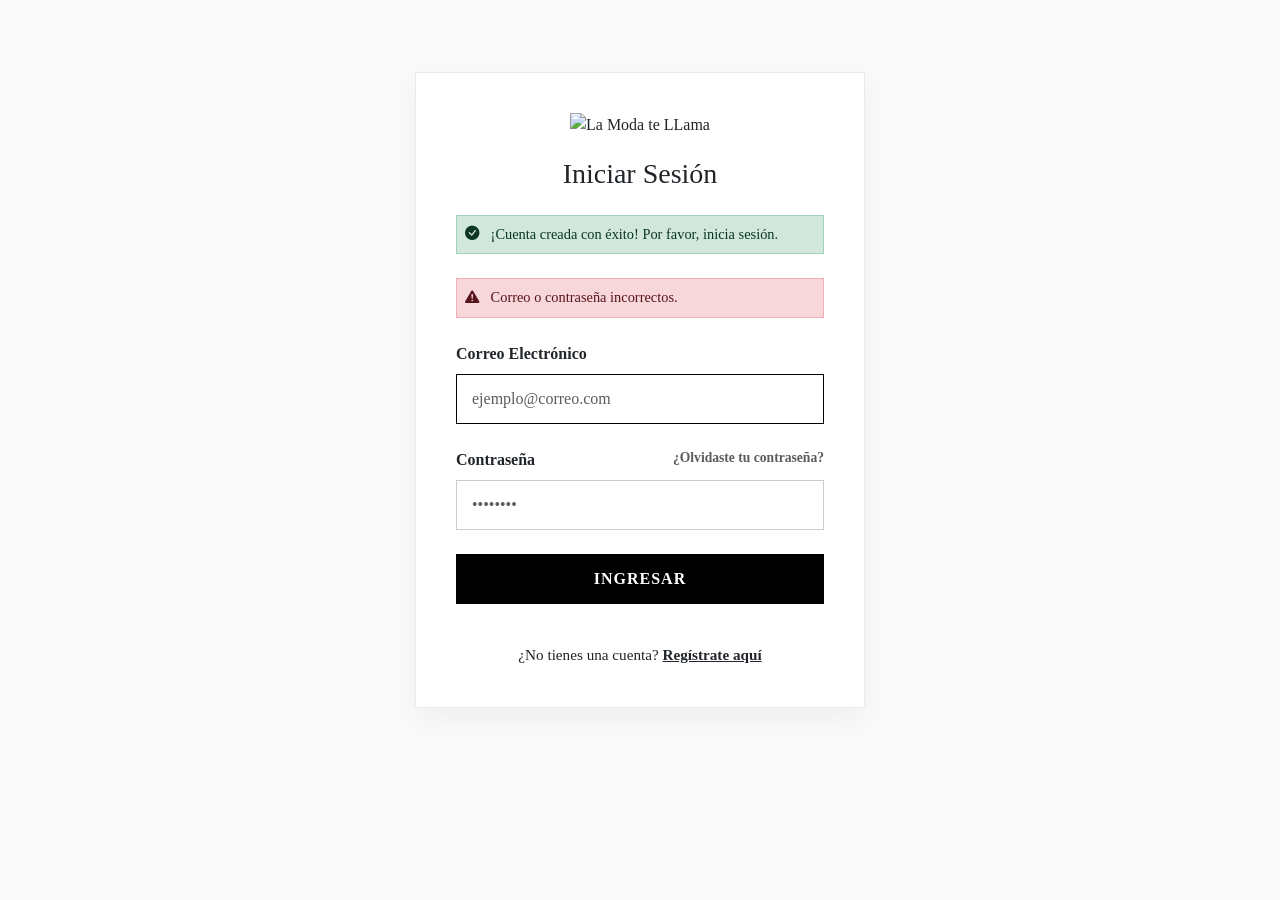
<file: proyectomdweb/src/main/resources/templates/login.html>
<!DOCTYPE html>
<html lang="es" xmlns:th="http://www.thymeleaf.org">
<head>
    <meta charset="UTF-8">
    <meta name="viewport" content="width=device-width, initial-scale=1.0">
    <title>LMLL - Inciio de sesion</title>
    <link href="https://cdn.jsdelivr.net/npm/bootstrap@5.3.3/dist/css/bootstrap.min.css" rel="stylesheet">
    <link rel="stylesheet" href="https://cdn.jsdelivr.net/npm/bootstrap-icons@1.11.3/font/bootstrap-icons.min.css">
    <style>
        body, .display-font, .form-input-lmll, .btn-lmll {
            font-family: 'Batang', serif;
        }
        body {
            background-color: #fafafa;
        }
        .login-container {
            max-width: 450px;
            margin: 8vh auto;
            background: #fff;
            padding: 40px;
            border: 1px solid #eaeaea;
            box-shadow: 0 10px 30px rgba(0,0,0,0.05);
        }
        .form-input-lmll {
            border-radius: 0;
            border: 1px solid #ccc;
            padding: 12px 15px;
        }
        .form-input-lmll:focus {
            box-shadow: none;
            border-color: #000;
        }
        .btn-lmll {
            background-color: #000;
            color: #fff;
            border-radius: 0;
            text-transform: uppercase;
            font-weight: bold;
            letter-spacing: 1px;
            padding: 12px;
        }
        .btn-lmll:hover {
            background-color: #333;
            color: #fff;
        }
        .brand-logo {
            height: 60px;
            margin-bottom: 20px;
        }
    </style>
</head>
<body>

    <div class="container">
        <div class="login-container text-center">
            <a th:href="@{/}">
                <img th:src="@{/img/logo.png}" alt="La Moda te LLama" class="brand-logo">
            </a>
            
            <h1 class="display-font h3 mb-4">Iniciar Sesión</h1>

            <div th:if="${param.exito == 'registro'}" class="alert alert-success text-start p-2 mb-4" style="border-radius: 0; font-size: 0.9rem;">
                <i class="bi bi-check-circle-fill me-2"></i> ¡Cuenta creada con éxito! Por favor, inicia sesión.
            </div>

            <div th:if="${param.error}" class="alert alert-danger text-start p-2 mb-4" style="border-radius: 0; font-size: 0.9rem;">
                <i class="bi bi-exclamation-triangle-fill me-2"></i> Correo o contraseña incorrectos.
            </div>

            <form th:action="@{/auth/login}" method="POST" class="text-start">
                
                <div class="mb-4">
                    <label class="form-label fw-bold">Correo Electrónico</label>
                    <input type="email" name="username" class="form-control form-input-lmll" placeholder="ejemplo@correo.com" required autofocus>
                </div>

                <div class="mb-4">
                    <label class="form-label fw-bold d-flex justify-content-between">
                        Contraseña
                        <a href="#" class="text-muted" style="font-size: 0.85rem; text-decoration: none;">¿Olvidaste tu contraseña?</a>
                    </label>
                    <input type="password" name="password" class="form-control form-input-lmll" placeholder="••••••••" required>
                </div>

                <button type="submit" class="btn btn-lmll w-100 mb-4">Ingresar</button>

                <div class="text-center mt-3" style="font-size: 0.95rem;">
                    ¿No tienes una cuenta? <a th:href="@{/auth/registro}" class="text-dark fw-bold" style="text-decoration: underline;">Regístrate aquí</a>
                </div>
            </form>
        </div>
    </div>

</body>
</html>
</file>
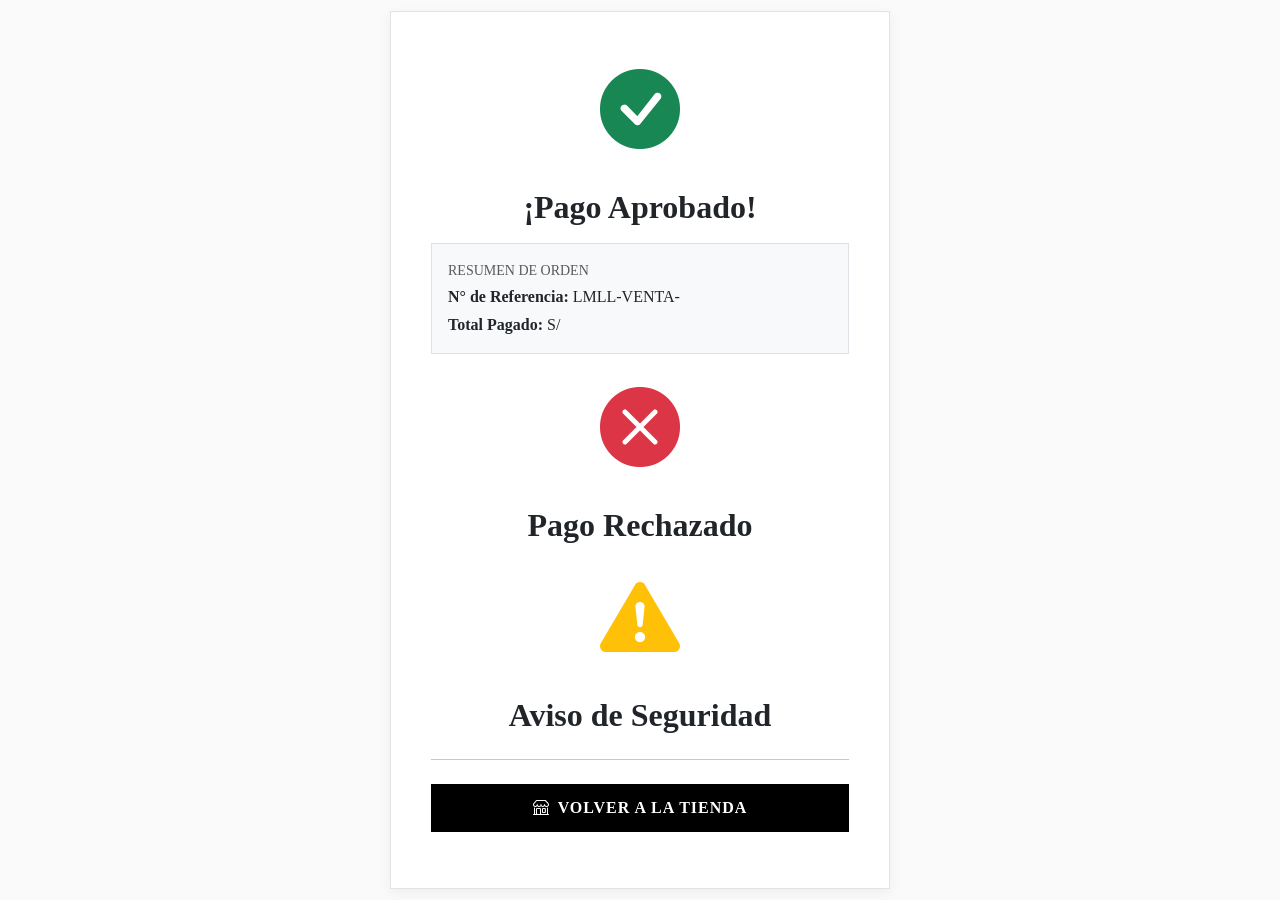
<file: proyectomdweb/src/main/resources/templates/pago-resultado.html>
<!doctype html>
<html lang="es" xmlns:th="http://www.thymeleaf.org">
  <head>
    <meta charset="UTF-8" />
    <meta name="viewport" content="width=device-width, initial-scale=1.0" />
    <title>LMLL - Resultado del pago</title>
    <link
      href="https://cdn.jsdelivr.net/npm/bootstrap@5.3.3/dist/css/bootstrap.min.css"
      rel="stylesheet"
    />
    <link
      rel="stylesheet"
      href="https://cdn.jsdelivr.net/npm/bootstrap-icons@1.11.3/font/bootstrap-icons.min.css"
    />
    <style>
      body {
        background-color: #fafafa;
        display: flex;
        align-items: center;
        justify-content: center;
        min-height: 100vh;
        font-family: "Batang", serif;
      }
      .display-font {
        font-family: "Batang", serif;
      }
      .card-resultado {
        background: #fff;
        border: 1px solid #e3e3e3;
        border-radius: 0;
        padding: 40px;
        box-shadow: 0 4px 12px rgba(0, 0, 0, 0.05);
        max-width: 500px;
        width: 100%;
        text-align: center;
      }
      .btn-lmll {
        background-color: #000;
        color: #fff;
        border-radius: 0;
        text-transform: uppercase;
        font-weight: bold;
        letter-spacing: 1px;
        padding: 12px 24px;
        text-decoration: none;
        display: inline-block;
        width: 100%;
      }
    </style>
  </head>
  <body>
    <div class="card-resultado">
      <div th:if="${status == 'EXITOSO'}">
        <i
          class="bi bi-check-circle-fill text-success"
          style="font-size: 5rem"
        ></i>
        <h2 class="display-font fw-bold mt-3">¡Pago Aprobado!</h2>
        <p class="text-muted mt-2" th:text="${mensaje}"></p>

        <div
          class="bg-light p-3 my-3 text-start border"
          style="border-radius: 0"
          th:if="${venta != null}"
        >
          <p class="mb-1 text-muted small">RESUMEN DE ORDEN</p>
          <p class="mb-1">
            <strong>N° de Referencia:</strong> LMLL-VENTA-<span
              th:text="${venta.id}"
            ></span>
          </p>
          <p class="mb-0">
            <strong>Total Pagado:</strong> S/
            <span th:text="${venta.total}"></span>
          </p>
        </div>
      </div>

      <div th:if="${status == 'RECHAZADO'}">
        <i class="bi bi-x-circle-fill text-danger" style="font-size: 5rem"></i>
        <h2 class="display-font fw-bold mt-3">Pago Rechazado</h2>
        <p class="text-muted mt-2" th:text="${mensaje}"></p>
      </div>

      <div th:if="${status == 'ERROR'}">
        <i
          class="bi bi-exclamation-triangle-fill text-warning"
          style="font-size: 5rem"
        ></i>
        <h2 class="display-font fw-bold mt-3">Aviso de Seguridad</h2>
        <p class="text-muted mt-2" th:text="${mensaje}"></p>
      </div>

      <hr class="my-4" />

      <a th:href="@{/}" class="btn-lmll mb-3"
        ><i class="bi bi-shop me-2"></i>Volver a la Tienda</a
      >
    </div>
  </body>
</html>
</file>
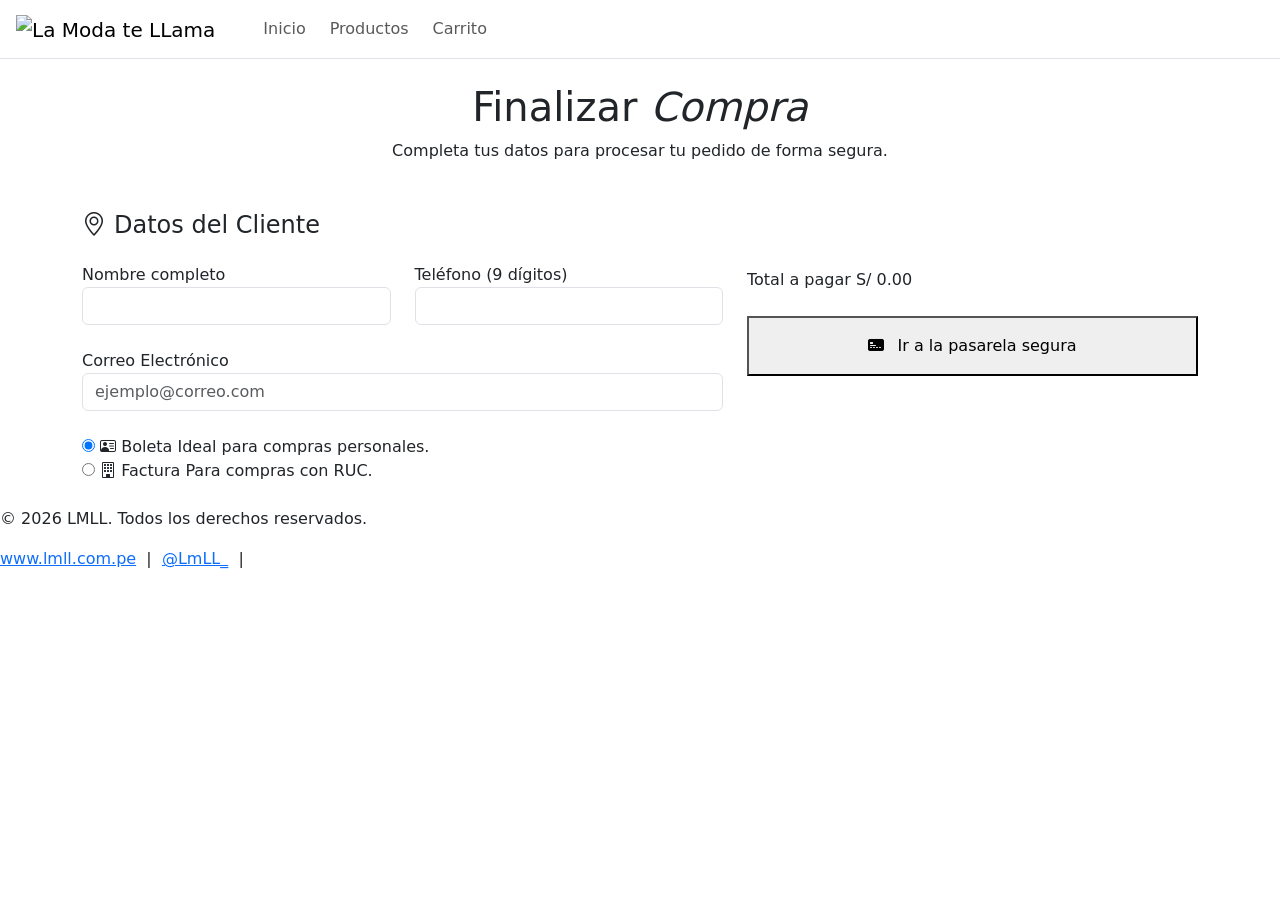
<file: proyectomdweb/src/main/resources/templates/pago.html>
<!doctype html>
<html lang="es" xmlns:th="http://www.thymeleaf.org">

  <head>
    <meta charset="utf-8" />
    <meta name="viewport" content="width=device-width, initial-scale=1" />
    <title>LMLL — La Moda te LLama</title>
    <meta name="description" content="Colecciones de moda peruana. Prendas premium, cortes limpios y estilo auténtico."/>

    <!-- Google Fonts -->
    <link rel="preconnect" href="https://fonts.googleapis.com" />
    <link rel="preconnect" href="https://fonts.gstatic.com" crossorigin />
    <link href="https://fonts.googleapis.com/css2?family=Cormorant+Garamond:ital,wght@0,400;0,600;1,400;1,600&family=DM+Sans:wght@400;500;600&display=swap"
      rel="stylesheet"/>

    <!-- Bootstrap 5.3 -->
    <link
      href="https://cdn.jsdelivr.net/npm/bootstrap@5.3.3/dist/css/bootstrap.min.css"
      rel="stylesheet"/>

    <!-- Bootstrap Icons -->
    <link
      href="https://cdn.jsdelivr.net/npm/bootstrap-icons@1.11.3/font/bootstrap-icons.min.css"
      rel="stylesheet"/>

    <!-- Estilos propios -->
    <link rel="stylesheet" th:href="@{/css/styles.css}" />
  </head>

  <body>
    <!-- =============================
         NAVBAR — Bootstrap responsive
         ============================= -->
    <header class="site-header border-bottom">
      <nav class="navbar navbar-expand-md w-100 px-3 py-2">
        <a class="navbar-brand" th:href="@{/}">
          <img
            th:src="@{/img/logo.png}"
            alt="La Moda te LLama"
            style="height: 63px; width: auto"
          />
        </a>
        <button
          class="navbar-toggler ms-auto me-2"
          type="button"
          data-bs-toggle="collapse"
          data-bs-target="#navMenu"
        >
          <span class="navbar-toggler-icon"></span>
        </button>
        <div class="collapse navbar-collapse" id="navMenu">
          <ul class="site-nav navbar-nav me-auto ms-4 gap-2">
            <li class="nav-item">
              <a class="nav-link" th:href="@{/}">Inicio</a>
            </li>
            <li class="nav-item">
              <a class="nav-link" th:href="@{/productos}">Productos</a>
            </li>
            <li class="nav-item">
              <a class="nav-link" th:href="@{/carrito}">Carrito</a>
            </li>
          </ul>
        </div>
      </nav>
    </header>

    <!-- ===================
         CONTENIDO PRINCIPAL
         =================== -->
<main class="py-4">
  <div class="container">
    
    <div class="mb-5 text-center checkout-hero">
      <h1 class="display-font checkout-title">
        Finalizar <em style="color: var(--brand);">Compra</em>
      </h1>
      <p class="checkout-subtitle">Completa tus datos para procesar tu pedido de forma segura.</p>
    </div>

    <form id="checkout-form" th:action="@{/pago/procesar-local}" method="POST" class="needs-validation" novalidate>
      <div class="row g-4 align-items-start">
        
        <div class="col-lg-7">
          <div class="card-lmll mb-4">
            <h2 class="display-font h4 mb-4 text-gold"><i class="bi bi-geo-alt me-2"></i>Datos del Cliente</h2>
            <div class="row g-4">
              <div class="col-md-6">
                <label class="form-label-lmll">Nombre completo</label>
                <input type="text" name="clienteNombre" class="form-control form-input-lmll" required>
              </div>
              <div class="col-md-6">
                <label class="form-label-lmll">Teléfono (9 dígitos)</label>
                <input type="tel" name="clienteTelefono" class="form-control form-input-lmll" maxlength="9" pattern="[0-9]{9}" required>
              </div>
              <div class="col-12">
                <label class="form-label-lmll">Correo Electrónico</label>
                <input type="email" name="clienteEmail" class="form-control form-input-lmll" placeholder="ejemplo@correo.com" required>
              </div>
            </div>
          </div>

          <div class="choice-grid" role="radiogroup" aria-label="Tipo de comprobante">
                  <label class="choice-card">
                    <input type="radio" name="tipoComprobante" value="BOLETA" checked>
                    <span class="choice-card-content">
                      <i class="bi bi-person-vcard"></i>
                      <span class="choice-card-title">Boleta</span>
                      <span class="choice-card-caption">Ideal para compras personales.</span>
                    </span>
                  </label>
                  <label class="choice-card">
                    <input type="radio" name="tipoComprobante" value="FACTURA">
                    <span class="choice-card-content">
                      <i class="bi bi-building"></i>
                      <span class="choice-card-title">Factura</span>
                      <span class="choice-card-caption">Para compras con RUC.</span>
                    </span>
                  </label>
                </div>
        </div>

        <div class="col-lg-5">
          <div class="checkout-resumen-card sticky-summary">
            
            <div class="checkout-resumen-header">
              <h3 class="display-font mb-0 text-white">Resumen de tu bolsa</h3>
            </div>
            
            <div class="checkout-resumen-content">
              <div id="pago-productos-lista" class="mb-4">
                  </div>
              
              <div class="checkout-divider"></div>
              
              <div class="checkout-total-box mt-0 mb-4">
                <span class="checkout-total-label">Total a pagar</span>
                <span class="checkout-total-price display-font">S/ <span id="pago-total">0.00</span></span>
              </div>

              <input type="hidden" id="input-total-hidden" name="total">

              <button type="submit" class="btn-lmll btn-primary-lmll checkout-btn-main w-100 py-3">
                <i class="bi bi-credit-card-2-front-fill me-2"></i> Ir a la pasarela segura
              </button>
            </div>

          </div>
        </div>

      </div>
    </form>
  </div>
</main>

    <!-- =============
         PIE DE PAGINA
         ============= -->
    <footer class="footer">
      <p>&copy; 2026 LMLL. Todos los derechos reservados.</p>
      <p class="socials">
        <a href="#">www.lmll.com.pe</a> &nbsp;|&nbsp;
        <a href="#">@LmLL_</a> &nbsp;|&nbsp;
      </p>
    </footer>

    <!-- Bootstrap JS -->
    <script src="https://cdn.jsdelivr.net/npm/bootstrap@5.3.3/dist/js/bootstrap.bundle.min.js"></script>
    <!-- Script propio -->
    <script th:src="@{/js/pago.js}"></script>

  </body>
</html>
</file>
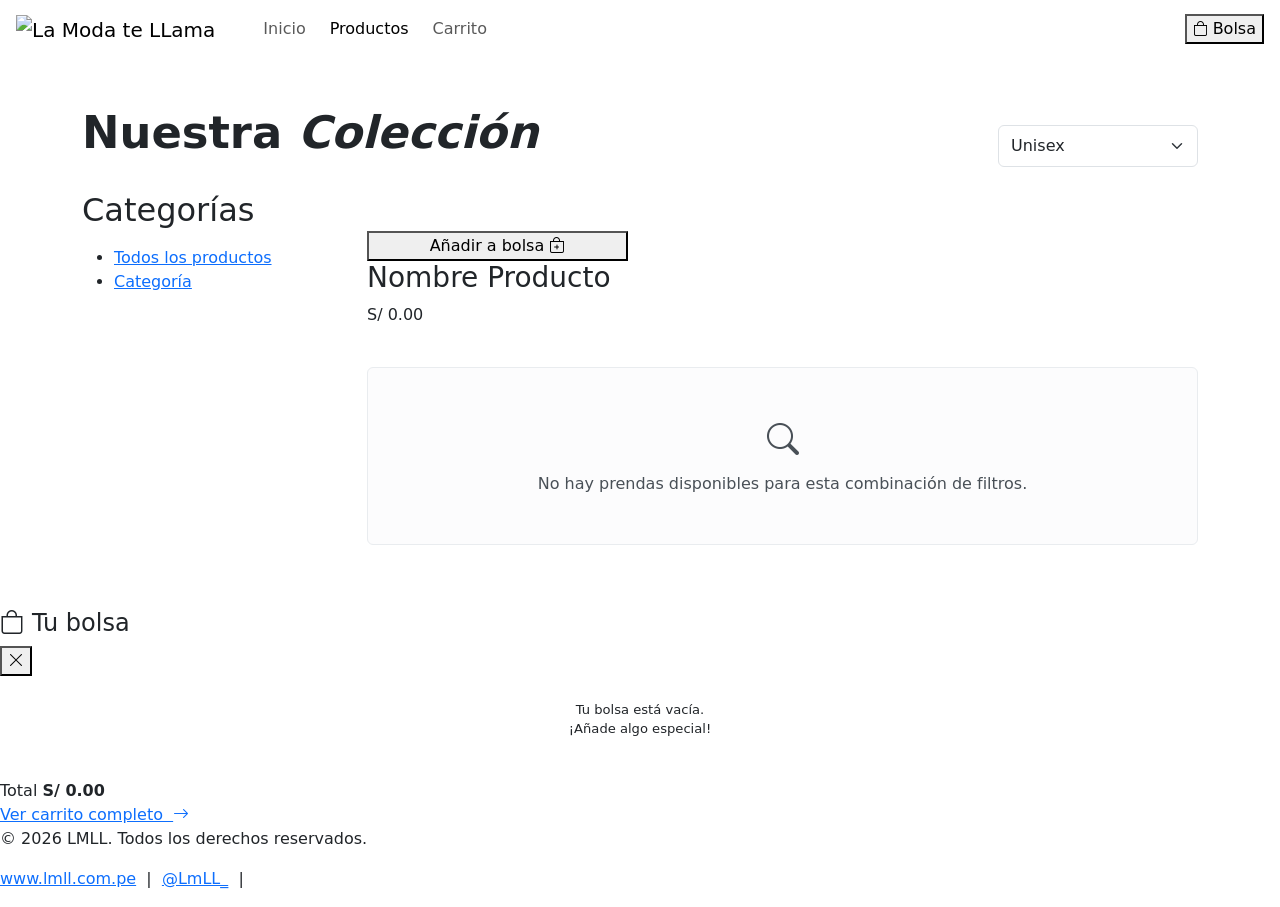
<file: proyectomdweb/src/main/resources/templates/productos.html>
<!doctype html>
<html lang="es" xmlns:th="http://www.thymeleaf.org">

  <head>
    <meta charset="utf-8" />
    <meta name="viewport" content="width=device-width, initial-scale=1" />
    <title>LMLL — La Moda te LLama</title>
    <meta name="description" content="Colecciones de moda peruana. Prendas premium, cortes limpios y estilo auténtico."/>

    <!-- Google Fonts -->
    <link rel="preconnect" href="https://fonts.googleapis.com" />
    <link rel="preconnect" href="https://fonts.gstatic.com" crossorigin />
    <link href="https://fonts.googleapis.com/css2?family=Cormorant+Garamond:ital,wght@0,400;0,600;1,400;1,600&family=DM+Sans:wght@400;500;600&display=swap"
      rel="stylesheet"/>

    <!-- Bootstrap 5.3 -->
    <link
      href="https://cdn.jsdelivr.net/npm/bootstrap@5.3.3/dist/css/bootstrap.min.css"
      rel="stylesheet"/>

    <!-- Bootstrap Icons -->
    <link
      href="https://cdn.jsdelivr.net/npm/bootstrap-icons@1.11.3/font/bootstrap-icons.min.css"
      rel="stylesheet"/>

    <!-- Estilos propios -->
    <link rel="stylesheet" th:href="@{/css/styles.css}" />
  </head>

  <body>
    <!-- =============================
         NAVBAR — Bootstrap responsive
         ============================= -->
    <header class="site-header">
      <nav
        class="navbar navbar-expand-md w-100 px-3 py-2"
        aria-label="Navegación principal"
      >
        <!-- Marca -->
        <a class="navbar-brand" th:href="@{/}" aria-label="LMLL Inicio">
          <img
            th:src="@{/img/logo.png}"
            alt="La Moda te LLama"
            style="height: 63px; width: auto"
          />
        </a>

        <!-- Botón hamburguesa (Celular) -->
        <button
          class="navbar-toggler ms-auto me-2"
          type="button"
          data-bs-toggle="collapse"
          data-bs-target="#navMenu"
          aria-controls="navMenu"
          aria-expanded="false"
          aria-label="Abrir menú"
        >
          <span class="navbar-toggler-icon"></span>
        </button>

        <!-- Links + acciones -->
        <div class="collapse navbar-collapse" id="navMenu">
          <ul class="site-nav navbar-nav me-auto ms-4 gap-2">
            <li class="nav-item">
              <a class="nav-link" th:href="@{/}">Inicio</a>
            </li>
            <li class="nav-item">
              <a class="nav-link active" th:href="@{/productos}">Productos</a>
            </li>
            <li class="nav-item">
              <a class="nav-link" th:href="@{/carrito}">Carrito</a>
            </li>
          </ul>

          <!-- Botón carrito -->
          <div class="d-flex align-items-center mt-2 mt-md-0">
            <button
              id="carrito-toggle"
              class="cart-btn"
              aria-label="Abrir carrito lateral"
            >
              <i class="bi bi-bag" style="font-size: 0.95rem"></i>
              <span>Bolsa</span>
              <span class="cart-badge" id="cart-count" style="display: none"
                >0</span
              >
            </button>
          </div>
        </div>
      </nav>
    </header>

    <!-- ===================
         CONTENIDO PRINCIPAL
         =================== -->    
    <main class="py-5">
      <div class="container">
        <div class="d-flex justify-content-between align-items-end mb-4 anim-1">
          <div>
            <h1
              class="display-font glow-text-subtle"
              style="font-size: clamp(2rem, 4vw, 2.8rem); font-weight: 600"
            >
              Nuestra <em style="color: var(--brand)">Colección</em>
            </h1>
            <!-- Contador dinámico de productos -->
            <p
              class="text-muted-1 mb-0"
              style="font-size: 0.9rem"
              th:text="'Mostrando ' + ${#lists.size(productos)} + ' productos exclusivos'"
            ></p>
          </div>
          <div class="d-none d-md-block">
            <select
              id="filtro-genero"
              class="form-select form-input-lmll"
              style="width: 200px; padding-top: 0.5rem; padding-bottom: 0.5rem"
            >
              <option value="Unisex" selected>Unisex</option>
              <option value="Hombre">Hombre</option>
              <option value="Mujer">Mujer</option>
            </select>
          </div>
        </div>

        <div class="row g-4">
          <!-- ===============================
               SIDEBAR DE CATEGORÍAS DINÁMICAS 
               =============================== -->
          <aside class="col-lg-3 anim-2">
            <div class="card-lmll sticky-filters">
              <h2 class="sidebar-title mb-3">Categorías</h2>
              <ul class="lista-filtros mb-4">
                <!-- El data-id="" indica "todas" las categorías -->
                <li>
                  <a href="#" class="filtro-cat active" data-id=""
                    >Todos los productos</a
                  >
                </li>

                <!-- Bucle para mostrar las categorías de la BD -->
                <li th:each="cat : ${categorias}">
                  <a
                    href="#"
                    class="filtro-cat"
                    th:data-id="${cat.id}"
                    th:text="${cat.nombre}"
                    >Categoría</a
                  >
                </li>
              </ul>
            </div>
          </aside>

          <!-- ===============================
               CONTENEDOR DINÁMICO (FRAGMENTO) 
               =============================== -->
          <div class="col-lg-9 anim-3">
            <!-- El id 'contenedor-productos' es para JS, el th:fragment es para Spring Boot -->
            <div id="contenedor-productos" th:fragment="lista-productos">
              <!-- Contador dinámico (Se actualizará por AJAX al estar dentro del fragmento) -->
              <div class="mb-3">
                <p
                  class="text-muted-1 mb-0"
                  style="font-size: 0.9rem"
                  th:text="'Mostrando ' + ${#lists.size(productos)} + ' productos encontrados'"
                ></p>
              </div>

              <div class="row g-4">
                <!-- ================================
                     BUCLE DE PRODUCTOS (Usando DTOs) 
                     ================================ -->
                <div
                  class="col-md-6 col-xl-4"
                  th:each="producto : ${productos}"
                >
                  <div class="product-card-lmll">
                    <div class="product-img-wrap">
                      <img
                        th:src="${producto.imagenUrl}"
                        th:alt="${producto.nombre}"
                      />
                      <div class="product-overlay">
                        <button
                          class="btn-lmll btn-primary-lmll btn-glow w-100 justify-content-center"
                        >
                          Añadir a bolsa <i class="bi bi-bag-plus"></i>
                        </button>
                      </div>
                    </div>
                    <div class="product-info">
                      <h3 class="product-title" th:text="${producto.nombre}">
                        Nombre Producto
                      </h3>
                      <p
                        class="product-price"
                        th:text="'S/ ' + ${#numbers.formatDecimal(producto.precioBase, 1, 2)}"
                      >
                        S/ 0.00
                      </p>
                    </div>
                  </div>
                </div>

                <!-- Mensaje si la lista viene vacía tras filtrar -->
                <div class="col-12" th:if="${#lists.isEmpty(productos)}">
                  <div class="alert alert-light text-center py-5" role="alert">
                    <i
                      class="bi bi-search mb-2"
                      style="font-size: 2rem; display: block"
                    ></i>
                    No hay prendas disponibles para esta combinación de filtros.
                  </div>
                </div>
              </div>
            </div>
          </div> <!-- /Fin FRAGMENTO-->
        </div>
      </div>
    </main>

    <!-- ===============
         CARRITO LATERAL
         =============== -->
    <div class="carrito-overlay" id="carrito-overlay" aria-hidden="true"></div>

    <aside
      id="carrito-panel"
      class="carrito-panel"
      aria-label="Carrito de compras"
      role="complementary"
    >
      <div class="carrito-header">
        <h4><i class="bi bi-bag me-2"></i>Tu bolsa</h4>
        <button
          id="cerrar-carrito"
          class="close-btn"
          aria-label="Cerrar carrito"
        >
          <i class="bi bi-x-lg"></i>
        </button>
      </div>

      <div class="carrito-items" id="carrito-items">
        <p
          style="
            font-size: 0.82rem;
            color: var(--txt-3);
            text-align: center;
            padding: 1.5rem 0;
          "
        >
          Tu bolsa está vacía.<br />¡Añade algo especial!
        </p>
      </div>

      <div class="carrito-footer">
        <div class="total-line">
          <span>Total</span>
          <strong>S/ <span id="carrito-total">0.00</span></strong>
        </div>
        <a
          th:href="@{/carrito}"
          class="btn-lmll btn-primary-lmll w-100 justify-content-center"
        >
          Ver carrito completo &nbsp;<i class="bi bi-arrow-right"></i>
        </a>
      </div>
    </aside>

    <!-- =============
         PIE DE PAGINA
         ============= -->
    <footer class="footer">
      <p>&copy; 2026 LMLL. Todos los derechos reservados.</p>
      <p class="socials">
        <a href="#">www.lmll.com.pe</a> &nbsp;|&nbsp;
        <a href="#">@LmLL_</a> &nbsp;|&nbsp;
      </p>
    </footer>

    <!-- Bootstrap JS -->
    <script src="https://cdn.jsdelivr.net/npm/bootstrap@5.3.3/dist/js/bootstrap.bundle.min.js"></script>
    <!-- Script propio -->
    <script th:src="@{/js/script.js}"></script>
    <script th:src="@{/js/productos.js}"></script>
  </body>
</html>
</file>
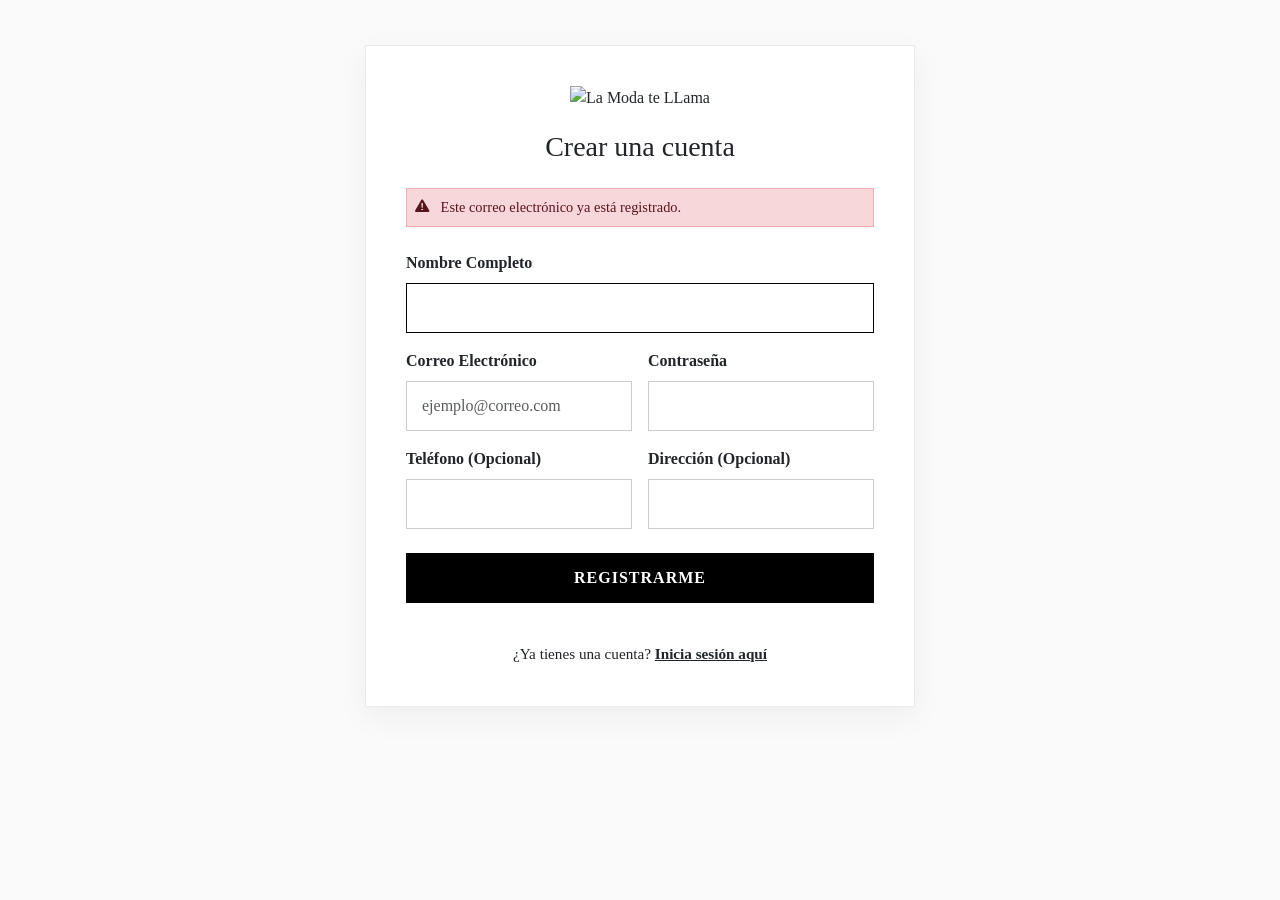
<file: proyectomdweb/src/main/resources/templates/registro.html>
<!DOCTYPE html>
<html lang="es" xmlns:th="http://www.thymeleaf.org">
<head>
    <meta charset="UTF-8">
    <meta name="viewport" content="width=device-width, initial-scale=1.0">
    <title>LMLL - Crear cuenta</title>
    <link href="https://cdn.jsdelivr.net/npm/bootstrap@5.3.3/dist/css/bootstrap.min.css" rel="stylesheet">
    <link rel="stylesheet" href="https://cdn.jsdelivr.net/npm/bootstrap-icons@1.11.3/font/bootstrap-icons.min.css">
    <style>
        body, .display-font, .form-input-lmll, .btn-lmll { font-family: 'Batang', serif; }
        body { background-color: #fafafa; }
        .login-container {
            max-width: 550px;
            margin: 5vh auto;
            background: #fff;
            padding: 40px;
            border: 1px solid #eaeaea;
            box-shadow: 0 10px 30px rgba(0,0,0,0.05);
        }
        .form-input-lmll { border-radius: 0; border: 1px solid #ccc; padding: 12px 15px; }
        .form-input-lmll:focus { box-shadow: none; border-color: #000; }
        .btn-lmll { background-color: #000; color: #fff; border-radius: 0; text-transform: uppercase; font-weight: bold; letter-spacing: 1px; padding: 12px; }
        .btn-lmll:hover { background-color: #333; color: #fff; }
    </style>
</head>
<body>

    <div class="container">
        <div class="login-container text-center">
            
            <a th:href="@{/}">
                <img th:src="@{/img/logo.png}" alt="La Moda te LLama" style="height: 60px; margin-bottom: 20px;">
            </a>
            <h1 class="display-font h3 mb-4">Crear una cuenta</h1>

            <div th:if="${param.error == 'email'}" class="alert alert-danger text-start p-2 mb-4" style="border-radius: 0; font-size: 0.9rem;">
                <i class="bi bi-exclamation-triangle-fill me-2"></i> Este correo electrónico ya está registrado.
            </div>

            <form th:action="@{/auth/registro}" method="POST" class="text-start">
                
                <div class="row g-3 mb-3">
                    <div class="col-12">
                        <label class="form-label fw-bold">Nombre Completo</label>
                        <input type="text" name="nombre" class="form-control form-input-lmll" required autofocus>
                    </div>
                    <div class="col-md-6">
                        <label class="form-label fw-bold">Correo Electrónico</label>
                        <input type="email" name="email" class="form-control form-input-lmll" placeholder="ejemplo@correo.com" required>
                    </div>
                    <div class="col-md-6">
                        <label class="form-label fw-bold">Contraseña</label>
                        <input type="password" name="password" class="form-control form-input-lmll" required>
                    </div>
                    <div class="col-md-6">
                        <label class="form-label fw-bold">Teléfono (Opcional)</label>
                        <input type="tel" name="telefono" class="form-control form-input-lmll" maxlength="12">
                    </div>
                    <div class="col-md-6">
                        <label class="form-label fw-bold">Dirección (Opcional)</label>
                        <input type="text" name="direccion" class="form-control form-input-lmll">
                    </div>
                </div>

                <button type="submit" class="btn btn-lmll w-100 mb-4 mt-2">Registrarme</button>

                <div class="text-center mt-3" style="font-size: 0.95rem;">
                    ¿Ya tienes una cuenta? <a th:href="@{/auth/login}" class="text-dark fw-bold" style="text-decoration: underline;">Inicia sesión aquí</a>
                </div>
            </form>
        </div>
    </div>

</body>
</html>
</file>
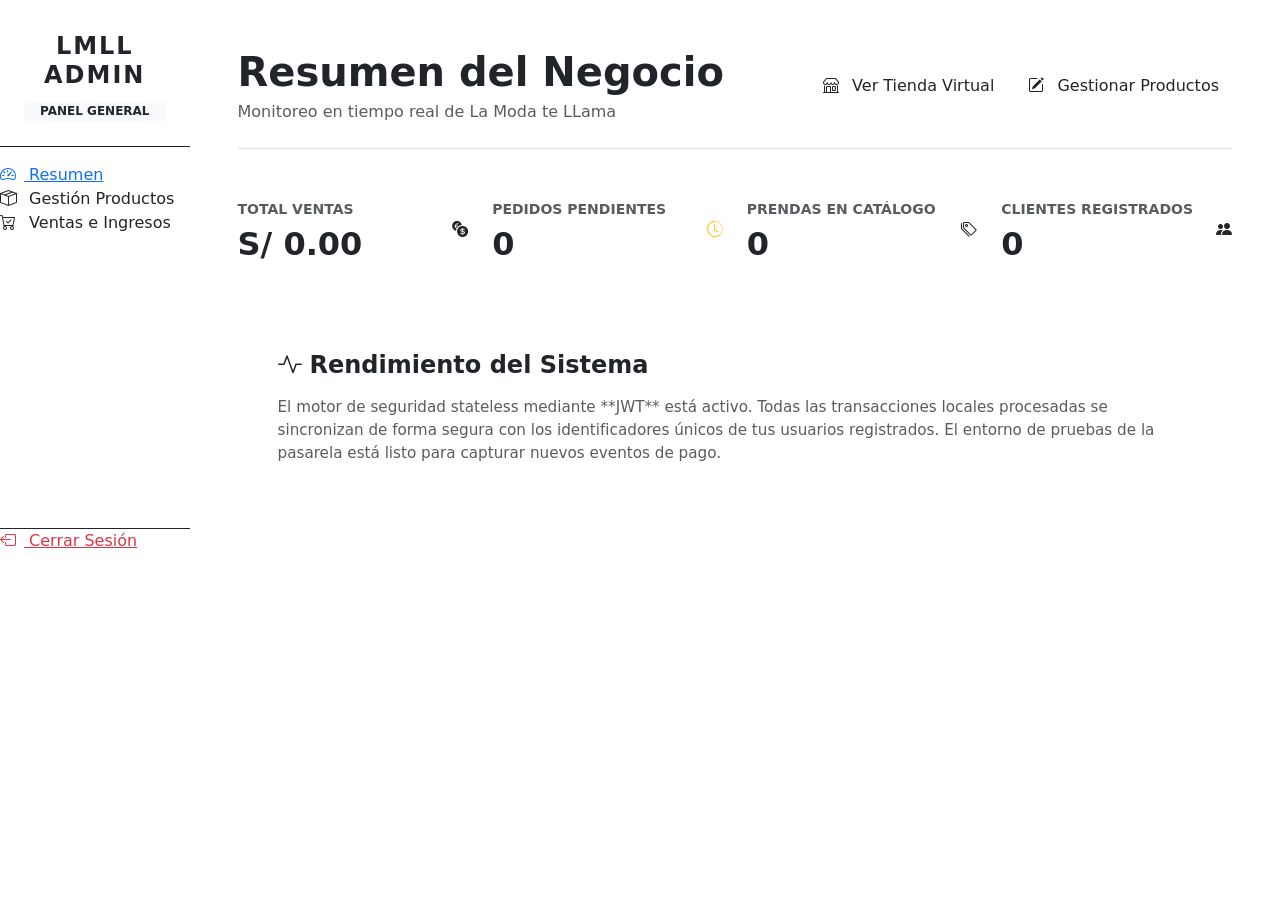
<file: proyectomdweb/src/main/resources/templates/admin/dashboard.html>
<!DOCTYPE html>
<html lang="es" xmlns:th="http://www.thymeleaf.org">
  <head>
    <meta charset="UTF-8" />
    <meta name="viewport" content="width=device-width, initial-scale=1.0" />
    <title>LMLL - Panel Administrativo (Dashboard)</title>
    <link href="https://cdn.jsdelivr.net/npm/bootstrap@5.3.3/dist/css/bootstrap.min.css" rel="stylesheet">
    <link rel="stylesheet" href="https://cdn.jsdelivr.net/npm/bootstrap-icons@1.11.3/font/bootstrap-icons.min.css">
    <link rel="stylesheet" th:href="@{/css/admin_styles.css}" />
  </head>

  <body>
    <div class="d-flex">
      <div class="sidebar d-flex flex-column" style="width: 260px">
        <div class="p-4 text-center border-bottom border-dark mb-3">
          <h4 class="display-font mt-2 fw-bold" style="letter-spacing: 2px">
            LMLL ADMIN
          </h4>
          <span
            class="badge bg-light text-dark px-3 py-1"
            style="border-radius: 0; font-size: 0.75rem"
            >PANEL GENERAL</span>
        </div>
        <a href="#" class="active"
          ><i class="bi bi-speedometer2 me-2"></i> Resumen</a
        >
        <a th:href="@{/admin/productos}"
          ><i class="bi bi-box-seam me-2"></i> Gestión Productos</a
        >
        <a th:href="@{/admin/estadisticas}"
        ><i class="bi bi-cart-check me-2"></i> Ventas e Ingresos</a>

        <a
          th:href="@{/auth/logout}"
          class="mt-auto border-top border-dark text-danger"
        >
          <i class="bi bi-box-arrow-left me-2"></i> Cerrar Sesión
        </a>
      </div>

      <div class="flex-grow-1 p-5">
        <div
          class="d-flex flex-column flex-md-row justify-content-between align-items-md-center border-bottom pb-4 mb-5 gap-3"
        >
          <div>
            <h1 class="display-font mb-1 fw-bold">Resumen del Negocio</h1>
            <p class="text-muted mb-0">
              Monitoreo en tiempo real de La Moda te LLama
            </p>
          </div>

          <div class="d-flex gap-2">
            <a th:href="@{/}" class="btn btn-outline-lmll">
              <i class="bi bi-shop me-2"></i> Ver Tienda Virtual
            </a>
            <a th:href="@{/admin/productos}" class="btn btn-lmll">
              <i class="bi bi-pencil-square me-2"></i> Gestionar Productos
            </a>
          </div>
        </div>

        <div class="row g-4 mb-5">
          <div class="col-12 col-sm-6 col-xl-3">
            <div
              class="kpi-card d-flex align-items-center justify-content-between"
            >
              <div>
                <span class="text-uppercase text-muted small fw-bold"
                  >Total Ventas</span
                >
                <h2 class="display-font fw-bold m-0 mt-1">
                  S/ <span th:text="${totalIngresos}">0.00</span>
                </h2>
              </div>
              <i class="bi bi-currency-exchange kpi-icon"></i>
            </div>
          </div>

          <div class="col-12 col-sm-6 col-xl-3">
            <div
              class="kpi-card d-flex align-items-center justify-content-between"
            >
              <div>
                <span class="text-uppercase text-muted small fw-bold"
                  >Pedidos Pendientes</span
                >
                <h2
                  class="display-font fw-bold m-0 mt-1"
                  th:text="${pedidosPendientes}"
                >
                  0
                </h2>
              </div>
              <i class="bi bi-clock-history kpi-icon text-warning"></i>
            </div>
          </div>

          <div class="col-12 col-sm-6 col-xl-3">
            <div
              class="kpi-card d-flex align-items-center justify-content-between"
            >
              <div>
                <span class="text-uppercase text-muted small fw-bold"
                  >Prendas en Catálogo</span
                >
                <h2
                  class="display-font fw-bold m-0 mt-1"
                  th:text="${totalProductos}"
                >
                  0
                </h2>
              </div>
              <i class="bi bi-tags kpi-icon"></i>
            </div>
          </div>

          <div class="col-12 col-sm-6 col-xl-3">
            <div
              class="kpi-card d-flex align-items-center justify-content-between"
            >
              <div>
                <span class="text-uppercase text-muted small fw-bold"
                  >Clientes Registrados</span
                >
                <h2
                  class="display-font fw-bold m-0 mt-1"
                  th:text="${totalClientes}"
                >
                  0
                </h2>
              </div>
              <i class="bi bi-people-fill kpi-icon"></i>
            </div>
          </div>
        </div>

        <div
          class="card border-0 p-4"
          style="
            border-radius: 0;
            background-color: #fff;
            border: 1px solid #e3e3e3;
          "
        >
          <div class="card-body">
            <h4 class="display-font fw-bold mb-3">
              <i class="bi bi-activity me-2"></i>Rendimiento del Sistema
            </h4>
            <p class="text-muted mb-0" style="font-size: 0.95rem">
              El motor de seguridad stateless mediante **JWT** está activo.
              Todas las transacciones locales procesadas se sincronizan de forma
              segura con los identificadores únicos de tus usuarios registrados.
              El entorno de pruebas de la pasarela está listo para capturar
              nuevos eventos de pago.
            </p>
          </div>
        </div>
      </div>
    </div>
  </body>
</html>
</file>
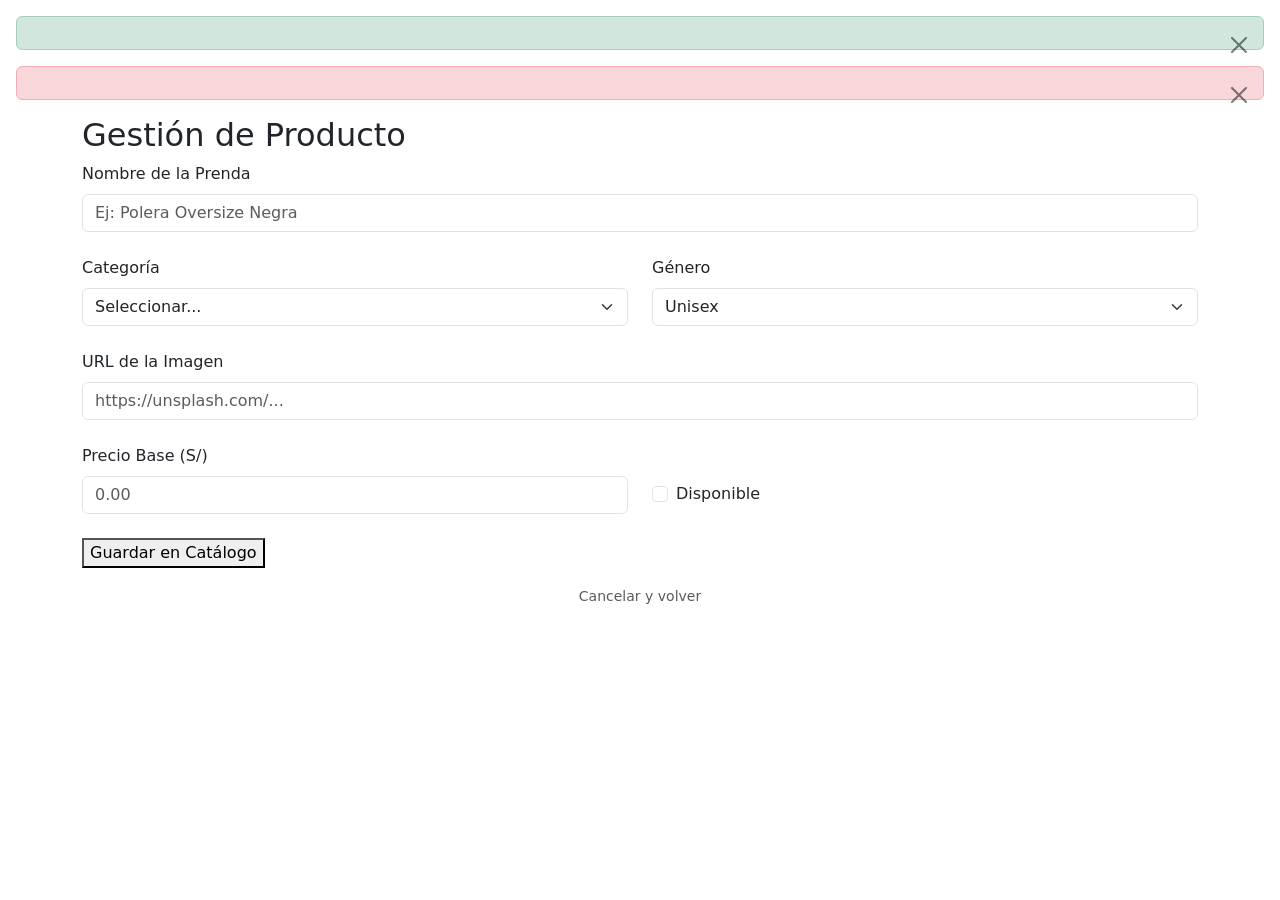
<file: proyectomdweb/src/main/resources/templates/admin/formulario-producto.html>
<!DOCTYPE html>
<html lang="es" xmlns:th="http://www.thymeleaf.org">
  <head>
    <meta charset="UTF-8" />
    <meta name="viewport" content="width=device-width, initial-scale=1.0" />
    <title>LMLL - Gestion de producto</title>
    <link href="https://cdn.jsdelivr.net/npm/bootstrap@5.3.3/dist/css/bootstrap.min.css" rel="stylesheet">
    <link rel="stylesheet" th:href="@{/css/admin_styles.css}"/>
  </head>

  <body>
    <div
      th:if="${exito}"
      class="alert alert-success alert-dismissible fade show m-3"
      role="alert"
    >
      <span th:text="${exito}"></span>
      <button type="button" class="btn-close" data-bs-dismiss="alert"></button>
    </div>
    <div
      th:if="${error}"
      class="alert alert-danger alert-dismissible fade show m-3"
      role="alert"
    >
      <span th:text="${error}"></span>
      <button type="button" class="btn-close" data-bs-dismiss="alert"></button>
    </div>
    <div class="container">
      <div class="form-card">
        <h2 th:text="${producto.id == null ? 'Nueva Prenda' : 'Editar Prenda'}">
          Gestión de Producto
        </h2>

        <form
          th:action="@{/admin/productos/guardar}"
          th:object="${producto}"
          method="post"
        >
          <input type="hidden" th:field="*{id}" />

          <div class="mb-4">
            <label class="form-label">Nombre de la Prenda</label>
            <input
              type="text"
              th:field="*{nombre}"
              class="form-control"
              placeholder="Ej: Polera Oversize Negra"
              required
            />
          </div>

          <div class="row mb-4">
            <div class="col">
              <label class="form-label">Categoría</label>
              <select th:field="*{categoriaId}" class="form-select" required>
                <option value="">Seleccionar...</option>
                <option
                  th:each="cat : ${categorias}"
                  th:value="${cat.id}"
                  th:text="${cat.nombre}"
                ></option>
              </select>
            </div>
            <div class="col">
              <label class="form-label">Género</label>
              <select th:field="*{genero}" class="form-select" required>
                <option value="Unisex">Unisex</option>
                <option value="Hombre">Hombre</option>
                <option value="Mujer">Mujer</option>
              </select>
            </div>
          </div>

          <div class="mb-4">
            <label class="form-label">URL de la Imagen</label>
            <input
              type="text"
              th:field="*{imagenUrl}"
              class="form-control"
              placeholder="https://unsplash.com/..."
              required
            />
          </div>

          <div class="row mb-4">
            <div class="col">
              <label class="form-label">Precio Base (S/)</label>
              <input
                type="number"
                step="0.01"
                th:field="*{precioBase}"
                class="form-control"
                placeholder="0.00"
                required
              />
            </div>
            <div class="col d-flex align-items-end">
              <div class="form-check mb-2">
                <input
                  class="form-check-input"
                  type="checkbox"
                  th:field="*{disponibilidad}"
                  id="disp"
                />
                <label class="form-check-label" for="disp">Disponible</label>
              </div>
            </div>
          </div>

          <button type="submit" class="btn-save">Guardar en Catálogo</button>
          <div class="text-center mt-3">
            <a
              th:href="@{/admin/productos}"
              class="text-decoration-none text-muted small"
              >Cancelar y volver</a
            >
          </div>
        </form>
      </div>
    </div>
  </body>
  <script src="https://cdn.jsdelivr.net/npm/bootstrap@5.3.3/dist/js/bootstrap.bundle.min.js"></script>
</html>
</file>
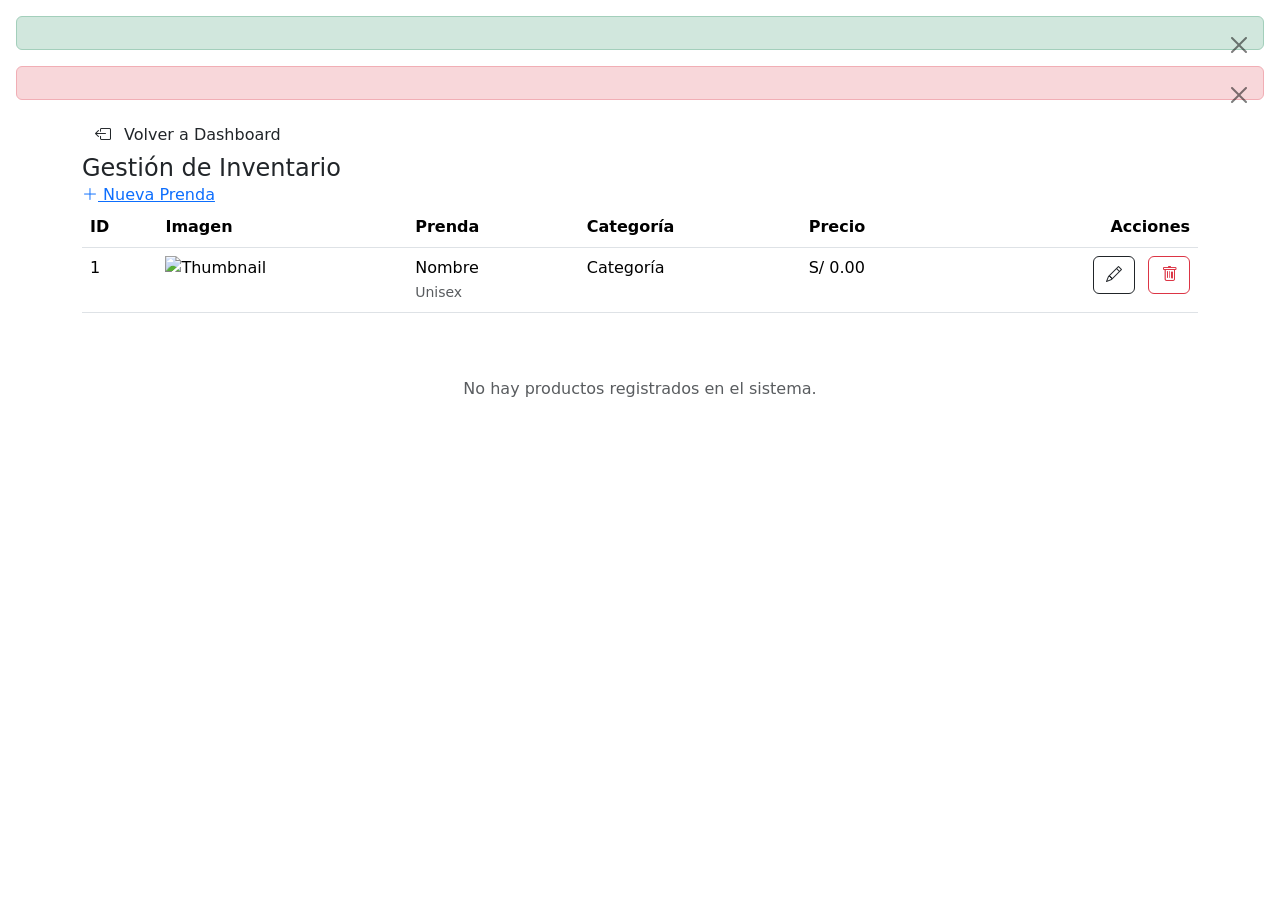
<file: proyectomdweb/src/main/resources/templates/admin/lista-productos.html>
<!DOCTYPE html>
<html lang="es" xmlns:th="http://www.thymeleaf.org">
  <head>
    <meta charset="UTF-8" />
    <meta name="viewport" content="width=device-width, initial-scale=1.0" />
    <title>LMLL - Inventario</title>
    <link href="https://cdn.jsdelivr.net/npm/bootstrap@5.3.3/dist/css/bootstrap.min.css" rel="stylesheet">
    <link href="https://cdn.jsdelivr.net/npm/bootstrap-icons@1.11.3/font/bootstrap-icons.min.css" rel="stylesheet">
    <link rel="stylesheet" th:href="@{/css/admin_styles.css}" />
  </head>

  <body>
    <div
      th:if="${exito}"
      class="alert alert-success alert-dismissible fade show m-3"
      role="alert"
    >
      <span th:text="${exito}"></span>
      <button type="button" class="btn-close" data-bs-dismiss="alert"></button>
    </div>
    <div
      th:if="${error}"
      class="alert alert-danger alert-dismissible fade show m-3"
      role="alert"
    >
      <span th:text="${error}"></span>
      <button type="button" class="btn-close" data-bs-dismiss="alert"></button>
    </div>

    <div class="container admin-container">
      <div class="header-flex">
        <a th:href="@{/admin/dashboard}" class="btn btn-lmll">
          <i class="bi bi-box-arrow-left me-2"></i> Volver a Dashboard
        </a>

        <h1 class="m-0" style="font-size: 1.5rem">Gestión de Inventario</h1>
        <a th:href="@{/admin/productos/nuevo}" class="btn-new">
          <i class="bi bi-plus-lg"></i> Nueva Prenda
        </a>
      </div>

      <table class="table">
        <thead>
          <tr>
            <th>ID</th>
            <th>Imagen</th>
            <th>Prenda</th>
            <th>Categoría</th>
            <th>Precio</th>
            <th class="text-end">Acciones</th>
          </tr>
        </thead>
        <tbody>
          <tr th:each="prod : ${productos}">
            <td th:text="${prod.id}">1</td>
            <td>
              <img
                th:src="${prod.imagenUrl}"
                class="img-preview"
                alt="Thumbnail"
              />
            </td>
            <td>
              <div th:text="${prod.nombre}" style="font-weight: 500">
                Nombre
              </div>
              <small class="text-muted" th:text="${prod.genero}">Unisex</small>
            </td>
            <td th:text="${prod.categoriaNombre}">Categoría</td>
            <td
              th:text="'S/ ' + ${#numbers.formatDecimal(prod.precioBase, 1, 2)}"
            >
              S/ 0.00
            </td>
            <td class="text-end">
              <a
                th:href="@{/admin/productos/editar/{id}(id=${prod.id})}"
                class="btn btn-outline-dark btn-action me-2"
              >
                <i class="bi bi-pencil"></i>
              </a>
              <a
                th:href="@{/admin/productos/eliminar/{id}(id=${prod.id})}"
                class="btn btn-outline-danger btn-action"
                onclick="
                  return confirm('¿Seguro que deseas eliminar esta prenda?');
                "
              >
                <i class="bi bi-trash"></i>
              </a>
            </td>
          </tr>
        </tbody>
      </table>

      <div th:if="${#lists.isEmpty(productos)}" class="text-center py-5">
        <p class="text-muted">No hay productos registrados en el sistema.</p>
      </div>
    </div>
  </body>

  <script src="https://cdn.jsdelivr.net/npm/bootstrap@5.3.3/dist/js/bootstrap.bundle.min.js"></script>
</html>
</file>
<file: src/main/resources/static/css/styles.css>
/* ============================================================
   LMLL — La Moda te LLama
   Design System · v3.0
   Tema: Luxury Oscuro rojo · Oro · Crema
   ============================================================ */

/* ── 1. VARIABLES ──────────────────────────────────────────── */
:root {
  /* Fondos (oscuro cálido, matiz rojo-tierra) */
  --bg:          #0d0909;
  --bg-2:        #110c0c;
  --panel:       #1a1010;
  --panel-2:     #201414;
  --panel-hover: #261818;

  /* Texto */
  --txt:         #F5EDD8;
  --txt-2:       #b8a98a;
  --txt-3:       #6b5a48;
  --txt-4:       #1b0000;

  /* Marca — Rojo Perú */
  --brand:       #C8102E;
  --brand-light: #e8213f;
  --brand-rgb:   200, 16, 46;

  /* Acento 1 — Crema/Blanco */
  --accent:      #F5EDD8;
  --accent-rgb:  245, 237, 216;

  /* Acento 2 — Oro Inca */
  --accent-2:    #D4AF37;
  --accent-2-rgb: 212, 175, 55;

  /* Bordes */
  --border:      rgba(200,16,46,.12);
  --border-2:    rgba(200,16,46,.22);
  --border-neu:  rgba(245,237,216,.07);

  /* Sombras */
  --shadow:      0 4px 24px rgba(0,0,0,.55);
  --shadow-lg:   0 12px 40px rgba(0,0,0,.72);
  --shadow-red:  0 8px 28px rgba(200,16,46,.22);

  /* Forma */
  --radius:      14px;
  --radius-sm:   8px;
  --radius-pill: 999px;

  /* Transiciones */
  --ease:        cubic-bezier(.25,.46,.45,.94);
  --dur:         .22s;
}


/* ── 2. RESET & BASE ───────────────────────────────────────── */
*, *::before, *::after { box-sizing: border-box; margin: 0; padding: 0; }

html { scroll-behavior: smooth; }

body {
  background-color: var(--bg);
  background-image:
    radial-gradient(ellipse 1400px 700px at 50% -5%,  rgba(168,255,216,.06) 0%, transparent 60%),
    radial-gradient(ellipse  600px 400px at 85%  30%, rgba(212,200,122,.04) 0%, transparent 55%);
  color: var(--txt);
  font-family: "DM Sans", system-ui, sans-serif;
  font-size: 15px;
  line-height: 1.65;
  min-height: 100vh;
}

img { display: block; max-width: 100%; }
a   { color: inherit; text-decoration: none; }

/* ── 3. TIPOGRAFÍA DISPLAY ─────────────────────────────────── */
.display-font {
  font-family: "Cormorant Garamond", "Playfair Display", Georgia, serif;
}

/* ── 4. NAVBAR ─────────────────────────────────────────────── */
.site-header {
  position: sticky;
  top: 0;
  z-index: 1000;
  background: rgba(10,11,13,.82);
  backdrop-filter: saturate(160%) blur(14px);
  -webkit-backdrop-filter: saturate(160%) blur(14px);
  border-bottom: 1px solid var(--border);
  padding: 0;
}

/* Brand */
.navbar-brand {
  font-family: "Cormorant Garamond", serif;
  font-weight: 600;
  font-size: 1.45rem;
  letter-spacing: .4px;
  color: var(--brand) !important;
}

@keyframes brandGlow {
  from { text-shadow: none; }
  to   { text-shadow: 0 0 14px rgba(var(--accent-rgb),.4), 0 0 30px rgba(var(--accent-rgb),.18); }
}
.navbar-brand { animation: brandGlow 3s ease-in-out infinite alternate; }
@media (prefers-reduced-motion: reduce) { .navbar-brand { animation: none; } }

/* Nav links */
.site-nav .nav-link {
  color: var(--txt-2) !important;
  font-size: .82rem;
  font-weight: 500;
  letter-spacing: .08em;
  text-transform: uppercase;
  padding: .45rem .85rem !important;
  border-radius: var(--radius-pill);
  transition: color var(--dur) var(--ease), background var(--dur) var(--ease);
  position: relative;
}
.site-nav .nav-link::after {
  content: '';
  position: absolute;
  bottom: 4px; left: 50%;
  transform: translateX(-50%) scaleX(0);
  width: 60%; height: 1px;
  background: var(--brand);
  transition: transform var(--dur) var(--ease);
  border-radius: 1px;
}
.site-nav .nav-link:hover,
.site-nav .nav-link.active {
  color: var(--brand) !important;
  background: rgba(var(--accent-rgb),.07);
}
.site-nav .nav-link:hover::after,
.site-nav .nav-link.active::after { transform: translateX(-50%) scaleX(1); }

/* Toggler mobile */
.navbar-toggler {
  border: 1px solid var(--border-2) !important;
  border-radius: var(--radius-sm) !important;
  padding: .35rem .55rem !important;
}
.navbar-toggler-icon {
  background-image: url("data:image/svg+xml,%3csvg xmlns='http://www.w3.org/2000/svg' viewBox='0 0 30 30'%3e%3cpath stroke='rgba(168,255,216,.85)' stroke-width='2' stroke-linecap='round' d='M4 7h22M4 15h22M4 23h22'/%3e%3c/svg%3e") !important;
}

/* Carrito badge */
.cart-btn {
  position: relative;
  display: flex;
  align-items: center;
  gap: 6px;
  padding: .38rem .85rem;
  border-radius: var(--radius-pill);
  border: 1px solid var(--border-2);
  color: var(--txt-3) !important;
  font-size: .8rem;
  font-weight: 500;
  transition: border-color var(--dur), background var(--dur), color var(--dur);
}
.carrito-item-row{
  color: black;
  font-family: 'Segoe UI', Tahoma, Geneva, Verdana, sans-serif;
}
.cart-btn:hover {
  background: rgba(var(--accent-rgb),.1);
  border-color: var(--brand);
  color: var(--brand) !important;
}
.btn-static-1:hover {
    background: transparent !important;
    color: inherit !important;
    box-shadow: none !important;
    text-shadow: none !important;
    transform: none !important;
}
.cart-badge {
  position: absolute;
  top: -6px; right: -8px;
  background: var(--accent-2);
  color: #0a0b0d;
  font-size: .6rem;
  font-weight: 700;
  width: 17px; height: 17px;
  border-radius: 50%;
  display: flex; align-items: center; justify-content: center;
  line-height: 1;
}

/* ── 5. TICKER / BARRA ANUNCIO ─────────────────────────────── */
.ticker-bar {
  background: linear-gradient(90deg, var(--panel) 0%, var(--panel-2) 100%);
  border-bottom: 1px solid var(--border);
  padding: 7px 0;
  overflow: hidden;
  font-size: .78rem;
  color: var(--txt-2);
  white-space: nowrap;
  text-align: center;
}
.ticker-bar strong { color: var(--brand); }
.ticker-bar a { color: var(--accent-2); text-decoration: underline; text-underline-offset: 2px; }

/* ── 6. HERO / BANNER ──────────────────────────────────────── */
.hero {
  position: relative;
  min-height: 480px;
  border-radius: var(--radius);
  overflow: hidden;
  margin-bottom: 2rem;
}

/* Imágenes apiladas con fade */
.banner-image {
  position: absolute;
  inset: 0;
  width: 100%; height: 100%;
  object-fit: cover;
  opacity: 0;
  transition: opacity 1.1s var(--ease);
  border-radius: var(--radius);
}
.banner-image.active { opacity: 1; }
/* Contenido sobre el banner */
.hero-body {
  position: relative;
  z-index: 2;
  padding: 3rem 2.5rem;
  height: 100%;
  min-height: 480px;
  display: flex;
  flex-direction: column;
  justify-content: flex-end;
}
.hero-title {
  font-family: "Cormorant Garamond", serif;
  font-weight: 600;
  font-size: clamp(2.2rem, 5vw, 3.6rem);
  line-height: 1.1;
  color: #fff;
  margin-bottom: .85rem;
}
.hero-title em {
  font-style: italic;
  color: var(--brand);
}
/* Indicadores de slides */
.banner-dots {
  position: absolute;
  bottom: 1.25rem; right: 1.5rem;
  z-index: 3;
  display: flex; gap: 6px;
}
.banner-dot {
  width: 6px; height: 6px;
  border-radius: 50%;
  background: rgba(255,255,255,.3);
  transition: background .3s, transform .3s;
  cursor: pointer;
  border: none;
}
.banner-dot.active {
  background: var(--brand);
  transform: scale(1.4);
}

/* ── 7. CARDS GENERALES ────────────────────────────────────── */
.card-lmll {
  background: linear-gradient(160deg, var(--panel) 0%, var(--panel-2) 100%);
  border: 1px solid var(--border);
  border-radius: var(--radius);
  padding: 1.5rem;
  transition:
    transform var(--dur) var(--ease),
    box-shadow var(--dur) var(--ease),
    border-color var(--dur) var(--ease);
  will-change: transform;
}
.card-lmll:hover {
  transform: translateY(-6px) scale(1.015);
  box-shadow: 0 0 0 1px rgba(var(--accent-rgb),.14) inset, var(--shadow-lg);
  border-color: rgba(var(--accent-rgb),.22);
}

/* Card oferta / highlight */
.card-oferta {
  background: linear-gradient(135deg, rgba(var(--accent-rgb),.08) 0%, var(--panel) 100%);
  border: 1px solid rgba(var(--accent-rgb),.18);
  border-radius: var(--radius);
  padding: 2rem;
}
.card-oferta h3 {
  font-family: "Cormorant Garamond", serif;
  font-size: 1.6rem;
  font-weight: 600;
  color: var(--brand);
  margin-bottom: .5rem;
}

/* ── 8. SIDEBAR ────────────────────────────────────────────── */
.sidebar-title {
  font-size: .7rem;
  font-weight: 700;
  letter-spacing: .14em;
  text-transform: uppercase;
  color: var(--txt-3);
  margin-bottom: 1rem;
  padding-bottom: .5rem;
  border-bottom: 1px solid var(--border);
}

.lista-ofertas {
  list-style: none;
  display: flex;
  flex-direction: column;
  gap: .5rem;
}
.lista-ofertas li {
  font-size: .85rem;
  color: var(--txt-2);
  padding: .6rem .85rem;
  border-radius: var(--radius-sm);
  border: 1px solid var(--border);
  background: var(--panel);
  transition: border-color var(--dur), color var(--dur);
  cursor: default;
}
.lista-ofertas li::before {
  content: '→ ';
  color: var(--brand);
  font-weight: 700;
}
.lista-ofertas li:hover {
  border-color: rgba(var(--accent-rgb),.25);
  color: var(--txt);
}

/* ── 9. BOTONES ────────────────────────────────────────────── */
.btn-lmll {
  display: inline-flex;
  align-items: center;
  gap: 7px;
  padding: .55rem 1.35rem;
  border-radius: var(--radius-pill);
  font-size: .82rem;
  font-weight: 600;
  letter-spacing: .06em;
  text-transform: uppercase;
  cursor: pointer;
  transition:
    background var(--dur) var(--ease),
    color var(--dur) var(--ease),
    transform var(--dur) var(--ease),
    box-shadow var(--dur) var(--ease);
}
/* Variante primaria */
.btn-primary-lmll {
  background: var(--brand);
  color: #07110d;
  border: none;
}
.btn-primary-lmll:hover {
  background: #c4ffe6;
  box-shadow: 0 0 20px rgba(var(--accent-rgb),.35);
}

/* Variante outline */
.btn-outline-lmll {
  background: transparent;
  color: var(--brand);
  border: 1px solid rgba(var(--accent-rgb),.45);
}
.btn-outline-lmll:hover {
  background: rgba(var(--accent-rgb),.1);
  border-color: var(--brand);
}

/* ── 10. MODAL PROMO ───────────────────────────────────────── */
.popupmodal {
  position: fixed;
  inset: 0;
  background: rgba(0,0,0,.72);
  display: flex;
  justify-content: center;
  align-items: center;
  z-index: 2000;
  backdrop-filter: blur(4px);
}

.modal-content {
  position: relative;
  background: linear-gradient(160deg, var(--panel) 0%, var(--panel-2) 100%);
  border: 1px solid rgba(var(--accent-rgb),.18);
  border-radius: var(--radius);
  padding: 2.4rem 2.2rem;
  width: 92%;
  max-width: 400px;
  color: var(--txt);
  text-align: center;
  box-shadow: 0 20px 60px rgba(0,0,0,.7);
  animation: modalEntrance .38s var(--ease) both;
}
.modal-content .badge-promo {
  display: inline-block;
  background: rgba(212,200,122,.15);
  color: var(--accent-2);
  font-size: .7rem;
  font-weight: 700;
  letter-spacing: .12em;
  text-transform: uppercase;
  padding: 4px 12px;
  border-radius: var(--radius-pill);
  border: 1px solid rgba(212,200,122,.25);
  margin-bottom: 1rem;
}
.modal-content h3 {
  font-family: "Cormorant Garamond", serif;
  font-size: 1.8rem;
  font-weight: 600;
  color: #fff;
  margin-bottom: .55rem;
  line-height: 1.2;
}
.modal-content p { font-size: .88rem; color: var(--txt-2); margin-bottom: 1.4rem; }
.modal-content .highlight { color: var(--brand); font-weight: 700; font-size: 1.05rem; }

@keyframes modalEntrance {
  from { opacity: 0; transform: translateY(-18px) scale(.96); }
  to   { opacity: 1; transform: translateY(0)     scale(1); }
}

.close-btn {
  position: absolute;
  top: 12px; right: 16px;
  font-size: 1.3rem;
  line-height: 1;
  cursor: pointer;
  color: var(--txt-3);
  transition: color var(--dur);
  background: none; border: none;
  padding: 4px;
}
.close-btn:hover { color: var(--txt); }

/* ── 11. CARRITO LATERAL ───────────────────────────────────── */
/* Estilo base del panel lateral */
.carrito-panel {
    position: fixed;
    top: 0;
    right: -320px; /* Escondido por defecto */
    width: 320px;
    height: 100vh;
    background: white;
    box-shadow: -5px 0 15px rgba(0,0,0,0.1);
    z-index: 1050;
    display: flex;
    flex-direction: column;
    padding: 20px;
    transition: right 0.3s ease-in-out;
}

/* El overlay cuando el carrito está activo */
.carrito-overlay.active {
    position: fixed;
    top: 0;
    left: 0;
    width: 100%;
    height: 100%;
    background: rgba(0,0,0,0.5);
    z-index: 1040;
}

/* Ajustes para los items dentro del carrito */
#carrito-items {
    flex-grow: 1;
    overflow-y: auto;
    margin-top: 20px;
}

.carrito-header {
  display: flex;
  align-items: center;
  justify-content: space-between;
  padding: 1.1rem 1.2rem;
  border-bottom: 1px solid var(--border);
}
.carrito-header h4 {
  font-size: .9rem;
  font-weight: 600;
  letter-spacing: .06em;
  text-transform: uppercase;
  color: var(--brand);
}
.carrito-items {
  flex: 1;
  overflow-y: auto;
  padding: .8rem 1.2rem;
  display: flex;
  flex-direction: column;
  gap: .6rem;
}
.carrito-item-panel {
  background: var(--panel-2);
  border: 1px solid var(--border);
  border-radius: var(--radius-sm);
  padding: .7rem;
  font-size: .82rem;
}
.carrito-item-panel strong { display: block; color: var(--txt); margin-bottom: 4px; }
.carrito-item-panel .controles {
  display: flex;
  align-items: center;
  gap: 6px;
  margin-top: 6px;
  flex-wrap: wrap;
}
.carrito-footer {
  padding: 1rem 1.2rem;
  border-top: 1px solid var(--border);
}
.carrito-footer .total-line {
  display: flex;
  justify-content: space-between;
  font-size: .85rem;
  margin-bottom: .9rem;
  color: var(--txt-2);
}
.carrito-footer .total-line strong { color: var(--brand); font-size: 1.1rem; }

/* Overlay al abrir carrito */
.carrito-overlay {
  position: fixed;
  inset: 0;
  background: rgba(0,0,0,.5);
  z-index: 1400;
  opacity: 0;
  pointer-events: none;
  transition: opacity .3s;
}
.carrito-overlay.visible {
  opacity: 1;
  pointer-events: auto;
}

/* ── 12. GRID LAYOUT PRINCIPAL ─────────────────────────────── */
.blog-grid {
  display: grid;
  grid-template-columns: 1fr 240px;
  gap: 1.5rem;
  align-items: start;
}

@media (max-width: 768px) {
  .blog-grid { grid-template-columns: 1fr; }
  .sidebar   { order: -1; }
}

/* ── 13. FOOTER ────────────────────────────────────────────── */
.footer {
  margin-top: 4rem;
  border-top: 1px solid var(--border);
  background: var(--panel);
  padding: 2rem 1.5rem;
  text-align: center;
  font-size: .8rem;
  color: var(--txt-3);
}
.footer .socials { margin-top: .4rem; }
.footer .socials a {
  color: var(--txt-2);
  transition: color var(--dur);
}
.footer .socials a:hover { color: var(--brand); }

/* ── 14. ANIMACIONES DE ENTRADA ────────────────────────────── */
@keyframes fadeUp {
  from { opacity: 0; transform: translateY(22px); }
  to   { opacity: 1; transform: translateY(0); }
}
.anim-1 { animation: fadeUp .55s var(--ease) .05s both; }
.anim-2 { animation: fadeUp .55s var(--ease) .18s both; }
.anim-3 { animation: fadeUp .55s var(--ease) .32s both; }
.anim-4 { animation: fadeUp .55s var(--ease) .46s both; }
@media (prefers-reduced-motion: reduce) {
  .anim-1, .anim-2, .anim-3, .anim-4 { animation: none; }
}
/* ── 15. CHECKOUT & FORMS (Extra) ────────────────────────────── */

/* Etiquetas de formulario */
.form-label-lmll {
  font-size: .8rem;
  font-weight: 600;
  color: var(--txt-2);
  letter-spacing: .05em;
  margin-bottom: .4rem;
  text-transform: uppercase;
}

/* Inputs personalizados */
.form-input-lmll {
  background-color: var(--bg-2);
  border: 1px solid var(--border-2);
  color: var(--txt);
  border-radius: var(--radius-sm);
  padding: .75rem 1rem;
  font-size: .9rem;
  transition: all var(--dur) var(--ease);
}
.form-input-lmll::placeholder { color: var(--txt-3); }
.form-input-lmll:focus {
  background-color: var(--panel);
  border-color: var(--brand);
  color: var(--txt);
  box-shadow: 0 0 0 3px rgba(var(--accent-rgb), .15);
  outline: none;
}

/* Fix para select en dark mode */
select.form-input-lmll {
  background-image: url("data:image/svg+xml,%3csvg xmlns='http://www.w3.org/2000/svg' viewBox='0 0 16 16'%3e%3cpath fill='none' stroke='%23e8e6e0' stroke-linecap='round' stroke-linejoin='round' stroke-width='2' d='m2 5 6 6 6-6'/%3e%3c/svg%3e");
}
select.form-input-lmll option { background-color: var(--panel); color: var(--txt); }

/* Grid de Métodos de pago (Radio buttons disfrazados de Cards) */
.payment-methods-grid {
  display: grid;
  grid-template-columns: 1fr 1fr;
  gap: 1rem;
}
.payment-card {
  cursor: pointer;
  position: relative;
}
.payment-card input[type="radio"] {
  position: absolute;
  opacity: 0;
  width: 0; height: 0;
}
.payment-card-content {
  background: var(--panel-2);
  border: 1px solid var(--border-2);
  border-radius: var(--radius-sm);
  padding: 1.5rem 1rem;
  text-align: center;
  transition: all var(--dur) var(--ease);
  color: var(--txt-2);
  font-size: .85rem;
  font-weight: 600;
}
.payment-card:hover .payment-card-content {
  background: var(--panel-hover);
  border-color: rgba(var(--accent-rgb), .3);
}
/* Estado Activo del Método de Pago */
.payment-card input[type="radio"]:checked + .payment-card-content {
  background: rgba(var(--accent-rgb), .05);
  border-color: var(--brand);
  color: var(--brand);
  box-shadow: inset 0 0 0 1px var(--brand), var(--shadow);
}

/* Placeholder para imágenes de carrito en el resumen */
.item-img-mock {
  width: 50px;
  height: 50px;
  background: var(--panel-2);
  border: 1px solid var(--border-2);
  border-radius: var(--radius-sm);
  display: flex;
  align-items: center;
  justify-content: center;
}

/* Sticky behavior para el resumen en Desktop */
@media (min-width: 992px) {
  .sticky-summary {
    position: sticky;
    top: 90px; /* Debajo del navbar */
  }
}

/* Animación de entrada suave para el form de tarjeta */
.anim-fade-in {
  animation: fadeInForm .4s var(--ease) forwards;
}
@keyframes fadeInForm {
  from { opacity: 0; transform: translateY(-10px); }
  to { opacity: 1; transform: translateY(0); }
}

/* Botón de pago - Animación llamativa (Pulse glow) */
.btn-pay-pulse {
  position: relative;
  overflow: hidden;
  z-index: 1;
}
.btn-pay-pulse::after {
  content: '';
  position: absolute;
  top: 0; left: 0; width: 100%; height: 100%;
  background: inherit;
  border-radius: inherit;
  z-index: -1;
  animation: payPulse 2s infinite cubic-bezier(0.66, 0, 0, 1);
}
@keyframes payPulse {
  to { transform: scale(1.05, 1.15); opacity: 0; }
}

/* ── 16. EFECTOS GLOW Y BRILLO ─────────────────────────────── */

/* Brillo en texto */
.glow-text-subtle {
  text-shadow: 0 0 15px rgba(var(--accent-rgb), 0.2);
}
.text-glow {
  text-shadow: 0 0 10px rgba(var(--accent-rgb), 0.4), 0 0 20px rgba(var(--accent-rgb), 0.2);
}

/* Brillo en botones */
.btn-glow {
  position: relative;
  z-index: 1;
  transition: all 0.3s var(--ease);
}
.btn-glow:hover {
  box-shadow: 0 0 15px rgba(var(--accent-rgb), 0.5), 0 0 30px rgba(var(--accent-rgb), 0.3);
  transform: translateY(-2px);
}
.btn-glow-intense {
  animation: buttonGlowPulser 2.5s infinite alternate;
}
@keyframes buttonGlowPulser {
  from { box-shadow: 0 0 10px rgba(var(--accent-rgb), 0.3); }
  to { box-shadow: 0 0 25px rgba(var(--accent-rgb), 0.7), 0 0 45px rgba(var(--accent-rgb), 0.3); }
}

/* Card con hover brillante */
.card-glow-hover {
  transition: all 0.4s var(--ease);
}
.card-glow-hover:hover {
  box-shadow: 0 0 30px rgba(var(--accent-rgb), 0.15), inset 0 0 20px rgba(var(--accent-rgb), 0.05);
  border-color: rgba(var(--accent-rgb), 0.4);
}

/* ── 17. GRILLA DE PRODUCTOS ───────────────────────────────── */

.product-card-lmll {
  background: var(--panel);
  border: 1px solid var(--border);
  border-radius: var(--radius);
  overflow: hidden;
  transition: all 0.4s var(--ease);
  height: 100%;
  display: flex;
  flex-direction: column;
}
.product-card-lmll:hover {
  transform: translateY(-8px);
  border-color: rgba(var(--accent-rgb), 0.4);
  box-shadow: 0 15px 35px rgba(0,0,0,0.6), 0 0 25px rgba(var(--accent-rgb), 0.15);
}

.product-img-wrap {
  position: relative;
  width: 100%;
  aspect-ratio: 4/5;
  overflow: hidden;
  background: var(--panel-2);
}
.product-img-wrap img {
  width: 100%;
  height: 100%;
  object-fit: cover;
  transition: transform 0.7s var(--ease);
}
.product-card-lmll:hover .product-img-wrap img {
  transform: scale(1.08);
}

.product-overlay {
  position: absolute;
  bottom: 0; left: 0; width: 100%;
  padding: 1.5rem;
  background: linear-gradient(to top, rgba(10,11,13,0.95), transparent);
  opacity: 0;
  transform: translateY(20px);
  transition: all 0.4s var(--ease);
  display: flex;
  align-items: flex-end;
}
.product-card-lmll:hover .product-overlay {
  opacity: 1;
  transform: translateY(0);
}

.product-info {
  padding: 1.25rem;
  flex-grow: 1;
  display: flex;
  flex-direction: column;
  justify-content: space-between;
}
.product-title {
  font-size: .95rem;
  font-weight: 600;
  color: var(--txt);
  margin-bottom: .5rem;
  line-height: 1.3;
}
.product-price {
  font-family: "Cormorant Garamond", serif;
  font-size: 1.2rem;
  font-weight: 600;
  color: var(--brand);
  margin: 0;
}

/* ── 18. SIDEBAR Y FILTROS ─────────────────────────────────── */

@media (min-width: 992px) {
  .sticky-filters {
    position: sticky;
    top: 90px;
  }
}

.lista-filtros {
  list-style: none;
  padding: 0; margin: 0;
}
.lista-filtros li a {
  display: block;
  padding: .4rem 0;
  color: var(--txt-2);
  font-size: .9rem;
  transition: color 0.3s;
}
.lista-filtros li a:hover, .lista-filtros li a.active {
  color: var(--brand);
  text-shadow: 0 0 8px rgba(var(--accent-rgb), 0.3);
}
.lista-filtros li a.active::before {
  content: '✦ ';
  color: var(--accent-2);
}

.btn-talla {
  background: var(--bg-2);
  border: 1px solid var(--border-2);
  color: var(--txt-2);
  width: 40px; height: 40px;
  border-radius: var(--radius-sm);
  display: flex; align-items: center; justify-content: center;
  font-size: .85rem; font-weight: 600;
  cursor: pointer;
  transition: all 0.3s;
}
.btn-talla:hover {
  border-color: var(--txt);
  color: var(--txt);
}
.btn-talla.active {
  background: rgba(var(--accent-rgb), 0.1);
  border-color: var(--brand);
  color: var(--brand);
  box-shadow: 0 0 15px rgba(var(--accent-rgb), 0.2);
}

/* ── 19. CARRITO COMPLETO ──────────────────────────────────── */

.carrito-full-container {
  background: var(--panel);
  border: 1px solid var(--border);
  border-radius: var(--radius);
  overflow: hidden;
}
.carrito-full-header {
  padding: 1rem 1.5rem;
  background: rgba(0,0,0,0.2);
  border-bottom: 1px solid var(--border-2);
  font-size: .8rem;
  font-weight: 600;
  text-transform: uppercase;
  color: var(--txt-3);
  letter-spacing: .05em;
}
.carrito-full-item {
  display: flex;
  flex-wrap: wrap;
  align-items: center;
  padding: 1.5rem;
  border-bottom: 1px solid var(--border-2);
  transition: background 0.3s;
}
.carrito-full-item:hover {
  background: rgba(255,255,255,0.02);
}
.carrito-full-item:last-child { border-bottom: none; }

.cart-item-img {
  width: 80px;
  height: 100px;
  object-fit: cover;
  border-radius: var(--radius-sm);
  border: 1px solid var(--border-2);
}
.cart-item-title {
  font-size: 1rem;
  font-weight: 600;
  margin-bottom: .2rem;
  color: var(--txt);
}
.cart-item-variant {
  font-size: .8rem;
  color: var(--txt-2);
  margin-bottom: .5rem;
}
.btn-remove-item {
  background: none; border: none;
  color: #ff6b6b;
  font-size: .75rem;
  padding: 0;
  transition: text-shadow 0.3s;
}
.btn-remove-item:hover {
  text-shadow: 0 0 8px rgba(255, 107, 107, 0.4);
}

.qty-control {
  display: flex;
  align-items: center;
  background: var(--bg-2);
  border: 1px solid var(--border-2);
  border-radius: var(--radius-pill);
  padding: 2px;
}
.qty-control button {
  background: none; border: none;
  color: var(--txt);
  width: 28px; height: 28px;
  display: flex; align-items: center; justify-content: center;
  cursor: pointer;
  transition: color 0.3s;
}
.qty-control button:hover { color: var(--brand); }
.qty-control input {
  width: 30px;
  text-align: center;
  background: none; border: none;
  color: var(--txt);
  font-weight: 600;
  font-size: .9rem;
  outline: none;
}

/* ── 20. UTILIDADES ────────────────────────────────────────── */
.text-brand  { color: var(--brand); }
.text-gold   { color: var(--accent-2); }
.text-muted-1  { color: var(--txt-2); }
.divider     { border: none; border-top: 1px solid var(--border); margin: 1.5rem 0; }
.pill-tag {
  display: inline-block;
  font-size: .68rem;
  font-weight: 600;
  letter-spacing: .1em;
  text-transform: uppercase;
  padding: 3px 10px;
  border-radius: var(--radius-pill);
}
.pill-nuevo    { background: rgba(var(--accent-rgb),.12); color: var(--brand); border: 1px solid rgba(var(--accent-rgb),.22); }
.pill-limitado { background: rgba(212,200,122,.12); color: var(--accent-2); border: 1px solid rgba(212,200,122,.22); }
</file>
